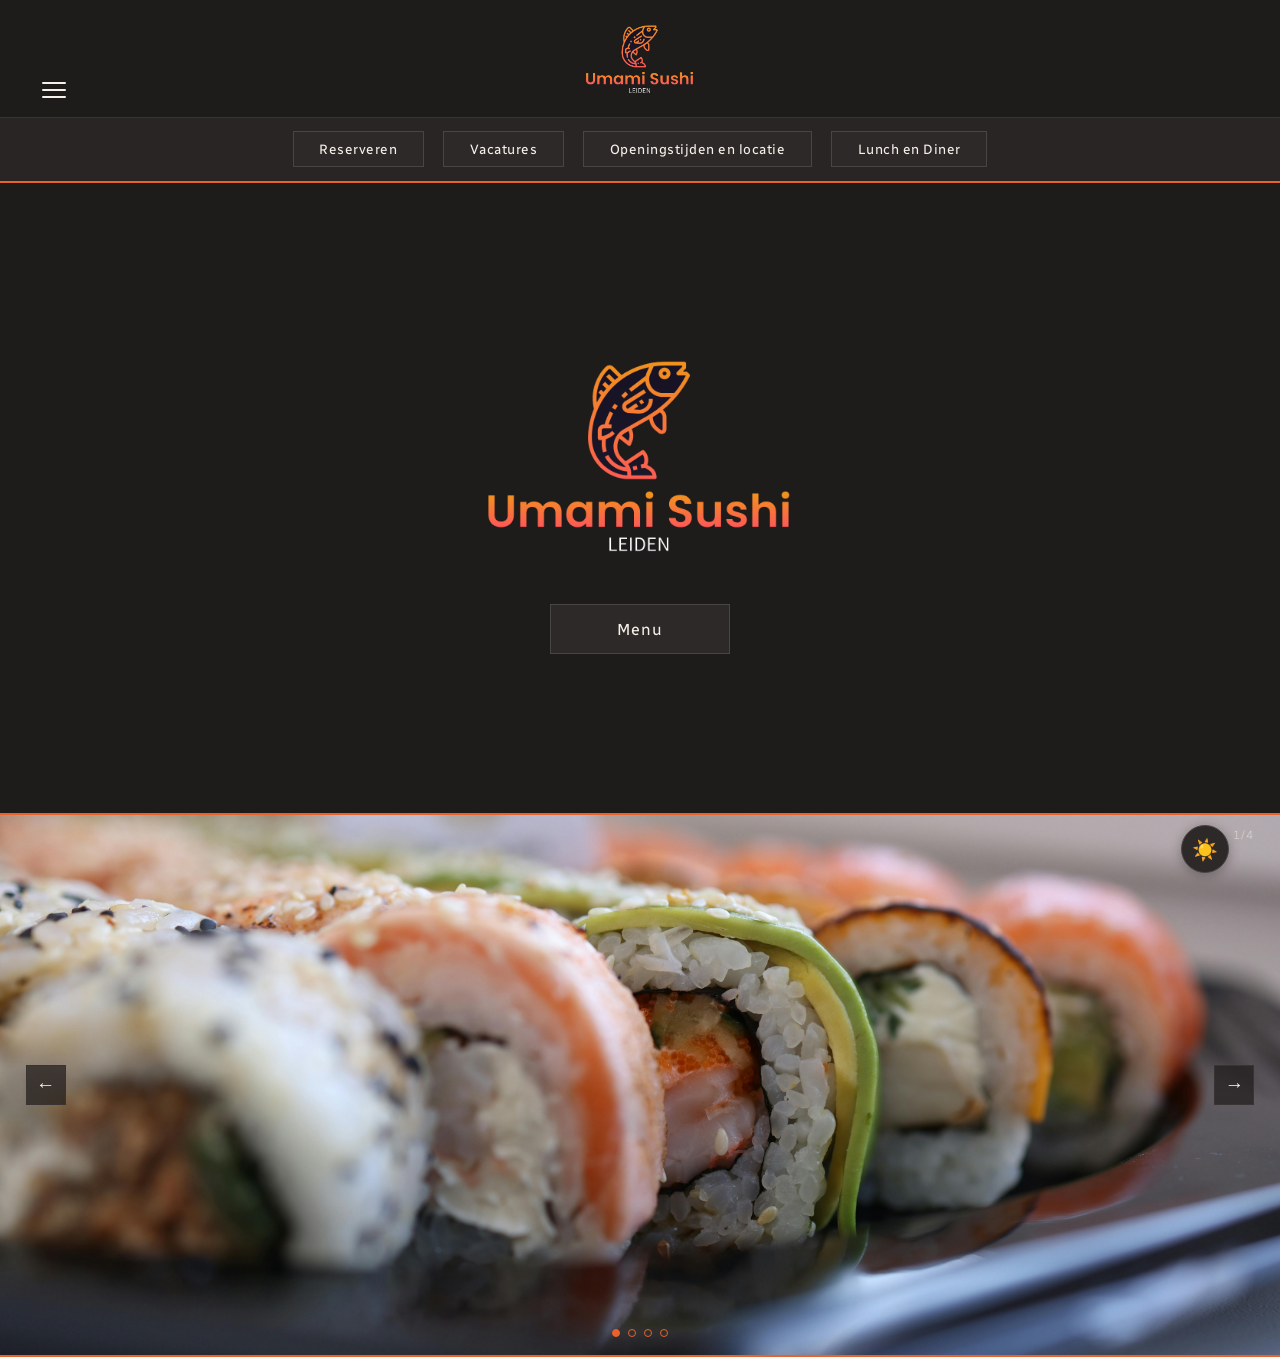
<file: umami-sushi/index.html>
<!doctype html>
<html lang="nl">
  <head>
    <meta charset="UTF-8" />
    <meta name="viewport" content="width=device-width, initial-scale=1.0" />
    <meta
      name="description"
      content="Umami Sushi Leiden - Authentiek Japans restaurant aan het Galgewater."
    />
    <title>Umami Sushi Leiden - Home</title>
    <link rel="stylesheet" href="style/style.css" />
  </head>
  <body>
    <header>
      <button class="hamburger-knop" id="openMenu" aria-label="Menu openen">
        <span></span><span></span><span></span>
      </button>
      <article>
        <a href="index.html">
          <img src="images/logo.png" alt="Umami Sushi Leiden logo" />
        </a>
      </article>
      <nav>
        <a href="reserveren.html">Reserveren</a>
        <a href="vacatures.html">Vacatures</a>
        <a href="openingstijden_locatie.html">Openingstijden en locatie</a>
        <a href="lunch_dinner.html">Lunch en Diner</a>
      </nav>
    </header>
    <main>
  <section class="hero-home">
    <img src="images/logo.png" alt="Umami Sushi Leiden" class="hero-logo" />
    <a href="hetmenu.html" class="knop-menu">Menu</a>
  </section>

  <section id="slideshow">
    <img class="slide" src="images/slide1.jpg" alt="Sushi schotel" />
    <img class="slide" src="images/slide2.jpg" alt="Nigiri selectie" />
    <img class="slide" src="images/slide3.png" alt="Restaurant sfeer" />
    <img class="slide" src="images/slide4.jpg" alt="Dumplings" />

    <button id="prev">&#8592;</button>
    <button id="next">&#8594;</button>

    <span id="num"></span>
    <span id="ballcontainer"></span>
  </section>
</main>

    <button class="thema-toggle" id="themaToggle" aria-label="Wissel thema">☀️</button>

    <aside class="hamburger-overlay" id="hamburgerMenu">
      <nav class="hamburger-nav">
        <button class="hamburger-sluit" id="sluitMenu">&#x2715;</button>
        <a href="index.html">
          <img
            src="images/logo.png"
            alt="Umami Sushi Leiden logo"
            class="hamburger-logo"
          />
        </a>
        <a href="index.html" class="hamburger-link">
          <svg
            xmlns="http://www.w3.org/2000/svg"
            viewBox="0 0 24 24"
            fill="currentColor"
          >
            <path d="M10 20v-6h4v6h5v-8h3L12 3 2 12h3v8z" />
          </svg>
          Landingspagina
        </a>
        <a href="openingstijden_locatie.html" class="hamburger-link">
          <svg
            xmlns="http://www.w3.org/2000/svg"
            viewBox="0 0 24 24"
            fill="currentColor"
          >
            <path
              d="M12 2C8.13 2 5 5.13 5 9c0 5.25 7 13 7 13s7-7.75 7-13c0-3.87-3.13-7-7-7zm0 9.5c-1.38 0-2.5-1.12-2.5-2.5S10.62 6.5 12 6.5s2.5 1.12 2.5 2.5S13.38 11.5 12 11.5z"
            />
          </svg>
          Locatie
        </a>
        <a href="reserveren.html" class="hamburger-link">
          <svg
            xmlns="http://www.w3.org/2000/svg"
            viewBox="0 0 24 24"
            fill="currentColor"
          >
            <path
              d="M19 3H5c-1.1 0-2 .9-2 2v14c0 1.1.9 2 2 2h14c1.1 0 2-.9 2-2V5c0-1.1-.9-2-2-2zm-7 3c1.93 0 3.5 1.57 3.5 3.5S13.93 13 12 13s-3.5-1.57-3.5-3.5S10.07 6 12 6zm7 13H5v-.23c0-.62.28-1.2.76-1.58C7.47 15.82 9.64 15 12 15s4.53.82 6.24 2.19c.48.38.76.97.76 1.58V19z"
            />
          </svg>
          Reserveren
        </a>
        <a href="lunch_dinner.html" class="hamburger-link">
          <svg
            xmlns="http://www.w3.org/2000/svg"
            viewBox="0 0 24 24"
            fill="currentColor"
          >
            <path
              d="M11 9H9V2H7v7H5V2H3v7c0 2.12 1.66 3.84 3.75 3.97V22h2.5v-9.03C11.34 12.84 13 11.12 13 9V2h-2v7zm5-3v8h2.5v8H21V2c-2.76 0-5 2.24-5 4z"
            />
          </svg>
          Lunch en Diner
        </a>
        <a href="vacatures.html" class="hamburger-link">
          <svg
            xmlns="http://www.w3.org/2000/svg"
            viewBox="0 0 24 24"
            fill="currentColor"
          >
            <path
              d="M12 2C6.48 2 2 6.48 2 12s4.48 10 10 10 10-4.48 10-10S17.52 2 12 2zm-2 15l-5-5 1.41-1.41L10 14.17l7.59-7.59L19 8l-9 9z"
            />
          </svg>
          Vacatures
        </a>
      </nav>
    </aside>
    <section class="hamburger-backdrop" id="hamburgerBackdrop"></section>

    <script src="script/script.js"></script>
  </body>
</html>
</file>
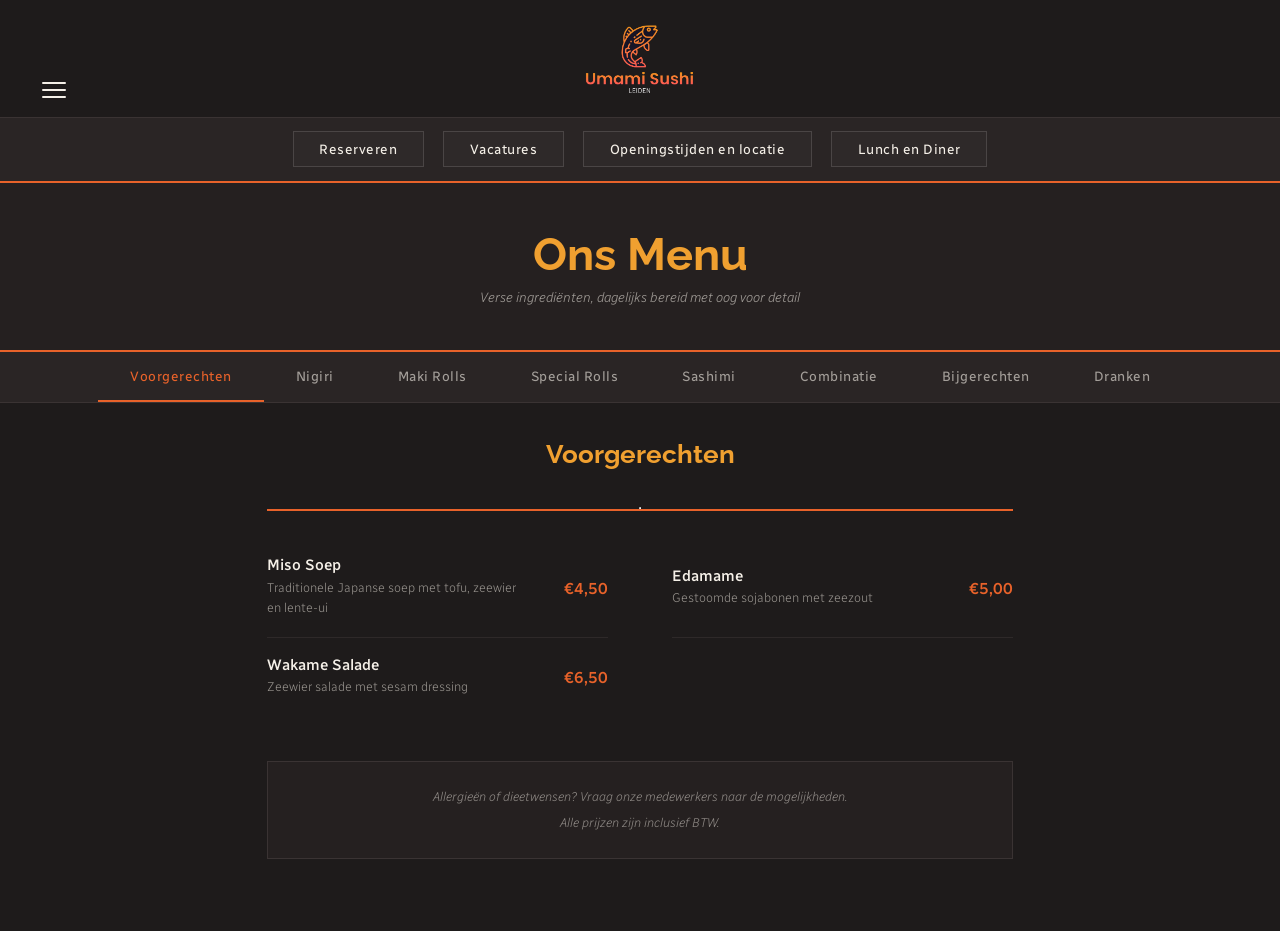
<file: umami-sushi/hetmenu.html>
<!doctype html>
<html lang="nl">
  <head>
    <meta charset="UTF-8" />
    <meta name="viewport" content="width=device-width, initial-scale=1.0" />
    <meta name="description" content="Menu van Umami Sushi Leiden." />
    <title>Menu - Umami Sushi Leiden</title>
    <link rel="stylesheet" href="style/style.css" />
  </head>
  <body>
    <!-- dit is de header met het logo en de navigatie -->
    <header>
      <button class="hamburger-knop" id="openMenu" aria-label="Menu openen">
        <span></span><span></span><span></span>
      </button>

      <article>
        <a href="index.html">
          <img src="images/logo.png" alt="Umami Sushi Leiden logo" />
        </a>
      </article>

      <!-- navigatie links -->
      <nav>
        <a href="reserveren.html">Reserveren</a>
        <a href="vacatures.html">Vacatures</a>
        <a href="openingstijden_locatie.html">Openingstijden en locatie</a>
        <a href="lunch_dinner.html">Lunch en Diner</a>
      </nav>
    </header>

    <main>

      <!-- hero sectie bovenaan de pagina -->
      <section class="menu-hero">
        <h1>Ons Menu</h1>
        <p>Verse ingrediënten, dagelijks bereid met oog voor detail</p>
      </section>

      <!-- dit zijn de knoppen om tussen de menu categorieen te wisselen -->
      <nav class="menu-tabs">
        <button class="menu-tab actief" data-tab="voorgerechten">Voorgerechten</button>
        <button class="menu-tab" data-tab="nigiri">Nigiri</button>
        <button class="menu-tab" data-tab="maki">Maki Rolls</button>
        <button class="menu-tab" data-tab="special">Special Rolls</button>
        <button class="menu-tab" data-tab="sashimi">Sashimi</button>
        <button class="menu-tab" data-tab="combinatie">Combinatie</button>
        <button class="menu-tab" data-tab="bijgerechten">Bijgerechten</button>
        <button class="menu-tab" data-tab="dranken">Dranken</button>
      </nav>

      <!-- hier komt alle menu inhoud -->
      <article class="menu-body">

        <!-- voorgerechten sectie -->
        <section class="menu-categorie zichtbaar" id="tab-voorgerechten">
          <header class="categorie-kop">
            <h2>Voorgerechten</h2>
            <hr class="categorie-lijn" />
          </header>
          <ul class="gerechten-lijst">

            <li class="gerecht">
              <section class="gerecht-info">
                <p class="gerecht-naam">Miso Soep</p>
                <p class="gerecht-beschrijving">Traditionele Japanse soep met tofu, zeewier en lente-ui</p>
              </section>
              <span class="gerecht-prijs">€4,50</span>
            </li>

            <li class="gerecht">
              <section class="gerecht-info">
                <p class="gerecht-naam">Edamame</p>
                <p class="gerecht-beschrijving">Gestoomde sojabonen met zeezout</p>
              </section>
              <span class="gerecht-prijs">€5,00</span>
            </li>

            <li class="gerecht">
              <section class="gerecht-info">
                <p class="gerecht-naam">Wakame Salade</p>
                <p class="gerecht-beschrijving">Zeewier salade met sesam dressing</p>
              </section>
              <span class="gerecht-prijs">€6,50</span>
            </li>

          </ul>
        </section>

        <!-- nigiri sectie -->
        <section class="menu-categorie" id="tab-nigiri">
          <header class="categorie-kop">
            <h2>Nigiri Sushi</h2>
            <hr class="categorie-lijn" />
          </header>
          <p class="categorie-subtitel">Per 2 stuks</p>
          <ul class="gerechten-grid">

            <li class="gerecht">
              <section class="gerecht-info">
                <p class="gerecht-naam">Sake</p>
                <p class="gerecht-beschrijving">Zalm</p>
              </section>
              <span class="gerecht-prijs">€4,50</span>
            </li>

            <li class="gerecht">
              <section class="gerecht-info">
                <p class="gerecht-naam">Maguro</p>
                <p class="gerecht-beschrijving">Tonijn</p>
              </section>
              <span class="gerecht-prijs">€5,00</span>
            </li>

            <li class="gerecht">
              <section class="gerecht-info">
                <p class="gerecht-naam">Ebi</p>
                <p class="gerecht-beschrijving">Garnaal</p>
              </section>
              <span class="gerecht-prijs">€4,50</span>
            </li>

            <li class="gerecht">
              <section class="gerecht-info">
                <p class="gerecht-naam">Unagi</p>
                <p class="gerecht-beschrijving">Paling</p>
              </section>
              <span class="gerecht-prijs">€5,50</span>
            </li>

            <li class="gerecht">
              <section class="gerecht-info">
                <p class="gerecht-naam">Tamago</p>
                <p class="gerecht-beschrijving">Ei</p>
              </section>
              <span class="gerecht-prijs">€4,00</span>
            </li>

          </ul>
        </section>

        <!-- maki rolls sectie -->
        <section class="menu-categorie" id="tab-maki">
          <header class="categorie-kop">
            <h2>Maki Rolls</h2>
            <hr class="categorie-lijn" />
          </header>
          <p class="categorie-subtitel">Per 6 stuks</p>
          <ul class="gerechten-lijst">

            <li class="gerecht">
              <section class="gerecht-info">
                <p class="gerecht-naam">California Roll</p>
                <p class="gerecht-beschrijving">Krabstick, avocado, komkommer en masago</p>
              </section>
              <span class="gerecht-prijs">€8,50</span>
            </li>

            <li class="gerecht">
              <section class="gerecht-info">
                <p class="gerecht-naam">Spicy Tuna Roll</p>
                <p class="gerecht-beschrijving">Tonijn, spicy mayonaise en lente-ui</p>
              </section>
              <span class="gerecht-prijs">€9,00</span>
            </li>

            <li class="gerecht">
              <section class="gerecht-info">
                <p class="gerecht-naam">Salmon Avocado Roll</p>
                <p class="gerecht-beschrijving">Verse zalm en avocado</p>
              </section>
              <span class="gerecht-prijs">€8,50</span>
            </li>

            <li class="gerecht">
              <section class="gerecht-info">
                <p class="gerecht-naam">Cucumber Roll</p>
                <p class="gerecht-beschrijving">Komkommer en sesam (vegetarisch)</p>
              </section>
              <span class="gerecht-prijs">€6,50</span>
            </li>

          </ul>
        </section>

        <!-- special rolls sectie -->
        <section class="menu-categorie" id="tab-special">
          <header class="categorie-kop">
            <h2>Special Rolls</h2>
            <hr class="categorie-lijn" />
          </header>
          <p class="categorie-subtitel">Per 8 stuks</p>
          <ul class="gerechten-lijst">

            <li class="gerecht">
              <section class="gerecht-info">
                <p class="gerecht-naam">Dragon Roll</p>
                <p class="gerecht-beschrijving">Tempura garnaal, avocado, komkommer, unagi en unagi saus</p>
              </section>
              <span class="gerecht-prijs">€15,50</span>
            </li>

            <li class="gerecht">
              <section class="gerecht-info">
                <p class="gerecht-naam">Rainbow Roll</p>
                <p class="gerecht-beschrijving">California roll bedekt met diverse soorten vis</p>
              </section>
              <span class="gerecht-prijs">€16,50</span>
            </li>

            <li class="gerecht">
              <section class="gerecht-info">
                <p class="gerecht-naam">Crispy Chicken Roll</p>
                <p class="gerecht-beschrijving">Krokante kip, avocado, komkommer, teriyaki saus</p>
              </section>
              <span class="gerecht-prijs">€14,50</span>
            </li>

            <li class="gerecht">
              <section class="gerecht-info">
                <p class="gerecht-naam">Tempura Roll</p>
                <p class="gerecht-beschrijving">Gefrituurde garnaal, avocado, komkommer, spicy mayonaise</p>
              </section>
              <span class="gerecht-prijs">€15,50</span>
            </li>

          </ul>
        </section>

        <!-- sashimi sectie -->
        <section class="menu-categorie" id="tab-sashimi">
          <header class="categorie-kop">
            <h2>Sashimi</h2>
            <hr class="categorie-lijn" />
          </header>
          <p class="categorie-subtitel">Per 5 stuks</p>
          <ul class="gerechten-grid">

            <li class="gerecht">
              <section class="gerecht-info">
                <p class="gerecht-naam">Sake</p>
                <p class="gerecht-beschrijving">Zalm</p>
              </section>
              <span class="gerecht-prijs">€9,50</span>
            </li>

            <li class="gerecht">
              <section class="gerecht-info">
                <p class="gerecht-naam">Maguro</p>
                <p class="gerecht-beschrijving">Tonijn</p>
              </section>
              <span class="gerecht-prijs">€10,50</span>
            </li>

            <li class="gerecht">
              <section class="gerecht-info">
                <p class="gerecht-naam">Hamachi</p>
                <p class="gerecht-beschrijving">Yellowtail</p>
              </section>
              <span class="gerecht-prijs">€11,50</span>
            </li>

          </ul>
        </section>

        <!-- combinatie menus sectie -->
        <section class="menu-categorie" id="tab-combinatie">
          <header class="categorie-kop">
            <h2>Combinatie Menu's</h2>
            <hr class="categorie-lijn" />
          </header>
          <ul class="gerechten-lijst">

            <li class="gerecht">
              <section class="gerecht-info">
                <p class="gerecht-naam">Sushi Set A</p>
                <p class="gerecht-beschrijving">4 nigiri, 6 maki, miso soep</p>
              </section>
              <span class="gerecht-prijs">€22,50</span>
            </li>

            <li class="gerecht">
              <section class="gerecht-info">
                <p class="gerecht-naam">Sushi Set B</p>
                <p class="gerecht-beschrijving">6 nigiri, 8 special roll, miso soep, edamame</p>
              </section>
              <span class="gerecht-prijs">€32,50</span>
            </li>

            <li class="gerecht">
              <section class="gerecht-info">
                <p class="gerecht-naam">Sashimi Set</p>
                <p class="gerecht-beschrijving">15 stuks diverse sashimi met rijst</p>
              </section>
              <span class="gerecht-prijs">€25,50</span>
            </li>

            <li class="gerecht">
              <section class="gerecht-info">
                <p class="gerecht-naam">Vegetarisch Set</p>
                <p class="gerecht-beschrijving">4 vegetarische nigiri, 6 cucumber roll, 6 avocado roll</p>
              </section>
              <span class="gerecht-prijs">€20,50</span>
            </li>

          </ul>
        </section>

        <!-- bijgerechten sectie -->
        <section class="menu-categorie" id="tab-bijgerechten">
          <header class="categorie-kop">
            <h2>Bijgerechten</h2>
            <hr class="categorie-lijn" />
          </header>
          <ul class="gerechten-grid">

            <li class="gerecht">
              <section class="gerecht-info">
                <p class="gerecht-naam">Witte Rijst</p>
              </section>
              <span class="gerecht-prijs">€2,50</span>
            </li>

            <li class="gerecht">
              <section class="gerecht-info">
                <p class="gerecht-naam">Gember</p>
              </section>
              <span class="gerecht-prijs">€1,50</span>
            </li>

            <li class="gerecht">
              <section class="gerecht-info">
                <p class="gerecht-naam">Extra Wasabi</p>
              </section>
              <span class="gerecht-prijs">€1,00</span>
            </li>

            <li class="gerecht">
              <section class="gerecht-info">
                <p class="gerecht-naam">Spicy Mayonaise</p>
              </section>
              <span class="gerecht-prijs">€1,00</span>
            </li>

          </ul>
        </section>

        <!-- dranken sectie -->
        <section class="menu-categorie" id="tab-dranken">
          <header class="categorie-kop">
            <h2>Dranken</h2>
            <hr class="categorie-lijn" />
          </header>
          <ul class="gerechten-grid">

            <li class="gerecht">
              <section class="gerecht-info">
                <p class="gerecht-naam">Groene Thee</p>
              </section>
              <span class="gerecht-prijs">€2,50</span>
            </li>

            <li class="gerecht">
              <section class="gerecht-info">
                <p class="gerecht-naam">Japans Bier</p>
              </section>
              <span class="gerecht-prijs">€4,50</span>
            </li>

            <li class="gerecht">
              <section class="gerecht-info">
                <p class="gerecht-naam">Sake (warm/koud)</p>
              </section>
              <span class="gerecht-prijs">€6,50</span>
            </li>

            <li class="gerecht">
              <section class="gerecht-info">
                <p class="gerecht-naam">Frisdrank</p>
              </section>
              <span class="gerecht-prijs">€2,50</span>
            </li>

            <li class="gerecht">
              <section class="gerecht-info">
                <p class="gerecht-naam">Mineraalwater</p>
              </section>
              <span class="gerecht-prijs">€2,50</span>
            </li>

          </ul>
        </section>

        <!-- extra info onderaan -->
        <footer class="menu-noot">
          <p>Allergieën of dieetwensen? Vraag onze medewerkers naar de mogelijkheden.</p>
          <p>Alle prijzen zijn inclusief BTW.</p>
        </footer>

      </article>
    </main>

    <!-- hamburger menu voor mobiel -->
    <aside class="hamburger-overlay" id="hamburgerMenu">
      <nav class="hamburger-nav">
        <button class="hamburger-sluit" id="sluitMenu">&#x2715;</button>
        <a href="index.html">
          <img src="images/logo.png" alt="Umami Sushi Leiden logo" class="hamburger-logo" />
        </a>
        <a href="index.html" class="hamburger-link">
          <svg xmlns="http://www.w3.org/2000/svg" viewBox="0 0 24 24" fill="currentColor"><path d="M10 20v-6h4v6h5v-8h3L12 3 2 12h3v8z" /></svg>
          Landingspagina
        </a>
        <a href="openingstijden_locatie.html" class="hamburger-link">
          <svg xmlns="http://www.w3.org/2000/svg" viewBox="0 0 24 24" fill="currentColor"><path d="M12 2C8.13 2 5 5.13 5 9c0 5.25 7 13 7 13s7-7.75 7-13c0-3.87-3.13-7-7-7zm0 9.5c-1.38 0-2.5-1.12-2.5-2.5S10.62 6.5 12 6.5s2.5 1.12 2.5 2.5S13.38 11.5 12 11.5z" /></svg>
          Locatie
        </a>
        <a href="reserveren.html" class="hamburger-link">
          <svg xmlns="http://www.w3.org/2000/svg" viewBox="0 0 24 24" fill="currentColor"><path d="M19 3H5c-1.1 0-2 .9-2 2v14c0 1.1.9 2 2 2h14c1.1 0 2-.9 2-2V5c0-1.1-.9-2-2-2zm-7 3c1.93 0 3.5 1.57 3.5 3.5S13.93 13 12 13s-3.5-1.57-3.5-3.5S10.07 6 12 6zm7 13H5v-.23c0-.62.28-1.2.76-1.58C7.47 15.82 9.64 15 12 15s4.53.82 6.24 2.19c.48.38.76.97.76 1.58V19z" /></svg>
          Reserveren
        </a>
        <a href="lunch_dinner.html" class="hamburger-link">
          <svg xmlns="http://www.w3.org/2000/svg" viewBox="0 0 24 24" fill="currentColor"><path d="M11 9H9V2H7v7H5V2H3v7c0 2.12 1.66 3.84 3.75 3.97V22h2.5v-9.03C11.34 12.84 13 11.12 13 9V2h-2v7zm5-3v8h2.5v8H21V2c-2.76 0-5 2.24-5 4z" /></svg>
          Lunch en Diner
        </a>
        <a href="vacatures.html" class="hamburger-link">
          <svg xmlns="http://www.w3.org/2000/svg" viewBox="0 0 24 24" fill="currentColor"><path d="M12 2C6.48 2 2 6.48 2 12s4.48 10 10 10 10-4.48 10-10S17.52 2 12 2zm-2 15l-5-5 1.41-1.41L10 14.17l7.59-7.59L19 8l-9 9z" /></svg>
          Vacatures
        </a>
      </nav>
    </aside>

    <section class="hamburger-backdrop" id="hamburgerBackdrop"></section>

    <script src="script/script.js"></script>
  </body>
</html>
</file>
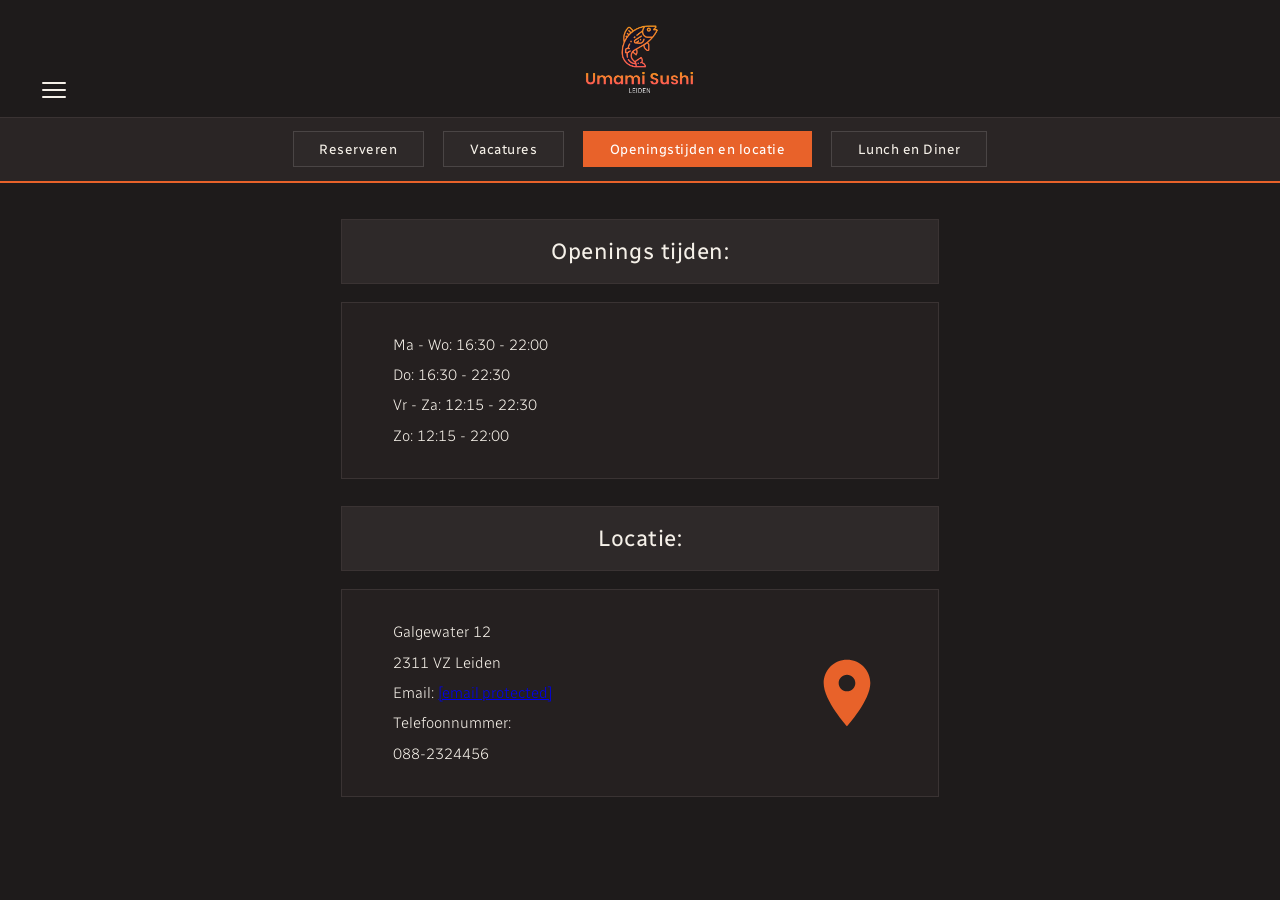
<file: umami-sushi/openingstijden_locatie.html>
<!doctype html>
<html lang="nl">
  <head>
    <meta charset="UTF-8" />
    <meta name="viewport" content="width=device-width, initial-scale=1.0" />
    <meta
      name="description"
      content="Openingstijden en locatie van Umami Sushi Leiden."
    />
    <title>Openingstijden &amp; Locatie - Umami Sushi</title>
    <link rel="stylesheet" href="style/style.css" />
  </head>
  <body>
    <header>
      <button class="hamburger-knop" id="openMenu" aria-label="Menu openen">
        <span></span><span></span><span></span>
      </button>
      <article>
        <a href="index.html">
          <img src="images/logo.png" alt="Umami Sushi Leiden logo" />
        </a>
      </article>
      <nav>
        <a href="reserveren.html">Reserveren</a>
        <a href="vacatures.html">Vacatures</a>
        <a href="openingstijden_locatie.html" class="actief">Openingstijden en locatie</a>
        <a href="lunch_dinner.html">Lunch en Diner</a>
      </nav>
    </header>

    <main>
      <section class="ot-sectie">
        <h1 class="ot-titel">Openings tijden:</h1>
        <article class="ot-tijden">
          <p>Ma - Wo: 16:30 - 22:00</p>
          <p>Do: 16:30 - 22:30</p>
          <p>Vr - Za: 12:15 - 22:30</p>
          <p>Zo: 12:15 - 22:00</p>
        </article>
        <h2 class="ot-titel">Locatie:</h2>
        <article class="ot-locatie">
          <article class="ot-adres">
            <p>Galgewater 12</p>
            <p>2311 VZ Leiden</p>
            <p>Email: <a href="/cdn-cgi/l/email-protection" class="__cf_email__" data-cfemail="1a73747c755a6f777b7773696f697273767f737e7f74347476">[email&#160;protected]</a></p>
            <p>Telefoonnummer:</p>
            <p>088-2324456</p>
          </article>
          <article class="ot-pin">
            <svg
              xmlns="http://www.w3.org/2000/svg"
              viewBox="0 0 24 24"
              fill="currentColor"
            >
              <path
                d="M12 2C8.13 2 5 5.13 5 9c0 5.25 7 13 7 13s7-7.75 7-13c0-3.87-3.13-7-7-7zm0 9.5c-1.38 0-2.5-1.12-2.5-2.5S10.62 6.5 12 6.5s2.5 1.12 2.5 2.5S13.38 11.5 12 11.5z"
              />
            </svg>
          </article>
        </article>
      </section>
    </main>

    <aside class="hamburger-overlay" id="hamburgerMenu">
      <nav class="hamburger-nav">
        <button class="hamburger-sluit" id="sluitMenu">&#x2715;</button>
        <a href="index.html">
          <img
            src="images/logo.png"
            alt="Umami Sushi Leiden logo"
            class="hamburger-logo"
          />
        </a>
        <a href="index.html" class="hamburger-link">
          <svg
            xmlns="http://www.w3.org/2000/svg"
            viewBox="0 0 24 24"
            fill="currentColor"
          >
            <path d="M10 20v-6h4v6h5v-8h3L12 3 2 12h3v8z" />
          </svg>
          Landingspagina
        </a>
        <a href="openingstijden_locatie.html" class="hamburger-link">
          <svg
            xmlns="http://www.w3.org/2000/svg"
            viewBox="0 0 24 24"
            fill="currentColor"
          >
            <path
              d="M12 2C8.13 2 5 5.13 5 9c0 5.25 7 13 7 13s7-7.75 7-13c0-3.87-3.13-7-7-7zm0 9.5c-1.38 0-2.5-1.12-2.5-2.5S10.62 6.5 12 6.5s2.5 1.12 2.5 2.5S13.38 11.5 12 11.5z"
            />
          </svg>
          Locatie
        </a>
        <a href="reserveren.html" class="hamburger-link">
          <svg
            xmlns="http://www.w3.org/2000/svg"
            viewBox="0 0 24 24"
            fill="currentColor"
          >
            <path
              d="M19 3H5c-1.1 0-2 .9-2 2v14c0 1.1.9 2 2 2h14c1.1 0 2-.9 2-2V5c0-1.1-.9-2-2-2zm-7 3c1.93 0 3.5 1.57 3.5 3.5S13.93 13 12 13s-3.5-1.57-3.5-3.5S10.07 6 12 6zm7 13H5v-.23c0-.62.28-1.2.76-1.58C7.47 15.82 9.64 15 12 15s4.53.82 6.24 2.19c.48.38.76.97.76 1.58V19z"
            />
          </svg>
          Reserveren
        </a>
        <a href="lunch_dinner.html" class="hamburger-link">
          <svg
            xmlns="http://www.w3.org/2000/svg"
            viewBox="0 0 24 24"
            fill="currentColor"
          >
            <path
              d="M11 9H9V2H7v7H5V2H3v7c0 2.12 1.66 3.84 3.75 3.97V22h2.5v-9.03C11.34 12.84 13 11.12 13 9V2h-2v7zm5-3v8h2.5v8H21V2c-2.76 0-5 2.24-5 4z"
            />
          </svg>
          Lunch en Diner
        </a>
        <a href="vacatures.html" class="hamburger-link">
          <svg
            xmlns="http://www.w3.org/2000/svg"
            viewBox="0 0 24 24"
            fill="currentColor"
          >
            <path
              d="M12 2C6.48 2 2 6.48 2 12s4.48 10 10 10 10-4.48 10-10S17.52 2 12 2zm-2 15l-5-5 1.41-1.41L10 14.17l7.59-7.59L19 8l-9 9z"
            />
          </svg>
          Vacatures
        </a>
      </nav>
    </aside>
    <section class="hamburger-backdrop" id="hamburgerBackdrop"></section>
   <script src="script/script.js"></script>
  </body>
</html>
</file>
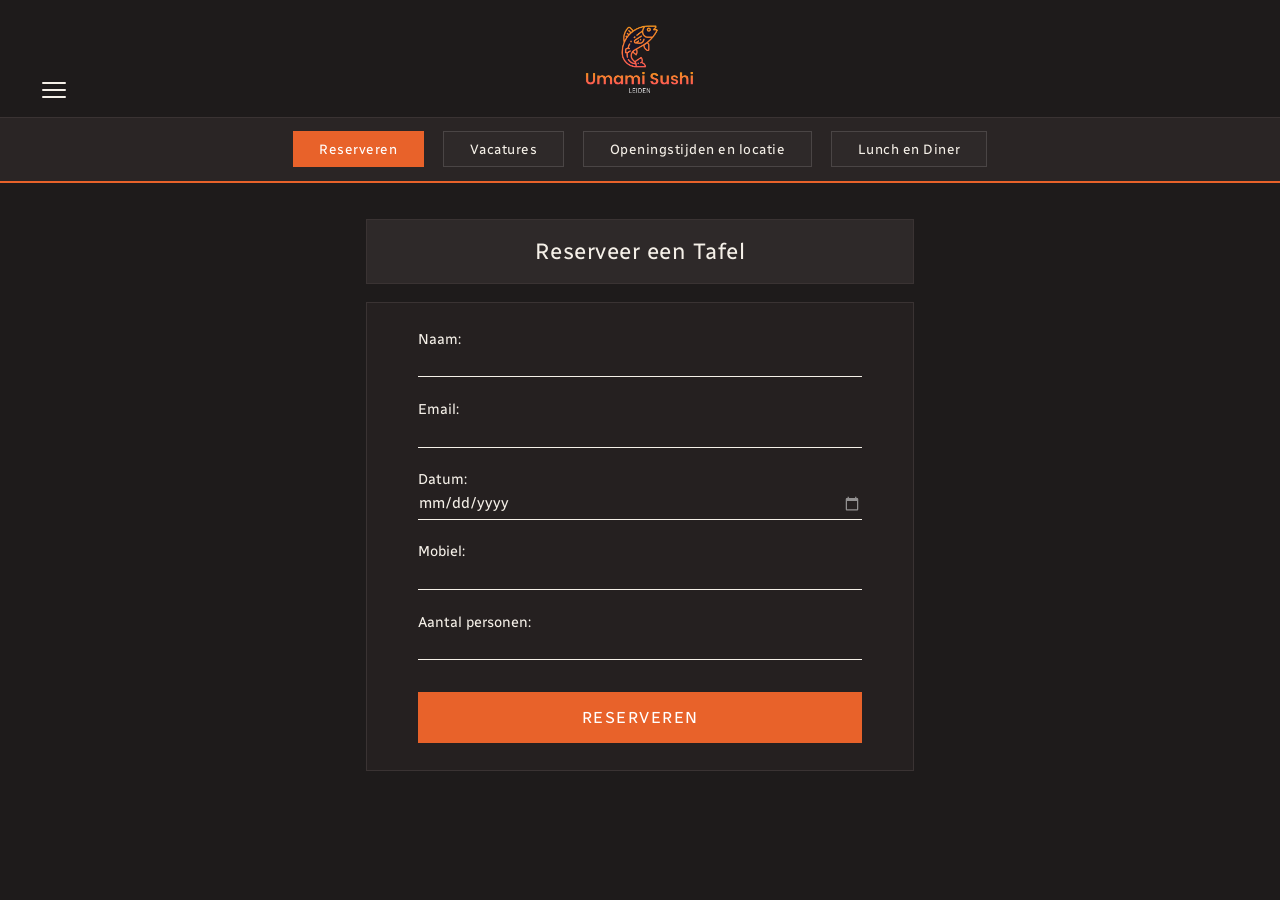
<file: umami-sushi/reserveren.html>
<!doctype html>
<html lang="nl">
  <head>
    <meta charset="UTF-8" />
    <meta name="viewport" content="width=device-width, initial-scale=1.0" />
    <meta
      name="description"
      content="Reserveer een tafel bij Umami Sushi Leiden."
    />
    <title>Reserveren - Umami Sushi</title>
    <link rel="stylesheet" href="style/style.css" />
  </head>
  <body>
    <header>
      <button class="hamburger-knop" id="openMenu" aria-label="Menu openen">
        <span></span><span></span><span></span>
      </button>
      <article>
        <a href="index.html">
          <img src="images/logo.png" alt="Umami Sushi Leiden logo" />
        </a>
      </article>
      <nav>
        <a href="reserveren.html" class="actief">Reserveren</a>
        <a href="vacatures.html">Vacatures</a>
        <a href="openingstijden_locatie.html">Openingstijden en locatie</a>
        <a href="lunch_dinner.html">Lunch en Diner</a>
      </nav>
    </header>

    <main>
      <section class="reserveer-sectie">
        <h1 class="reserveer-titel">Reserveer een Tafel</h1>
        <article class="reserveer-formulier">
          <label for="naam">Naam:</label>
          <input type="text" id="naam" name="naam" placeholder="" />

          <label for="email">Email:</label>
          <input type="email" id="email" name="email" placeholder="" />

          <label for="datum">Datum:</label>
          <input type="date" id="datum" name="datum" />

          <label for="mobiel">Mobiel:</label>
          <input type="tel" id="mobiel" name="mobiel" placeholder="" />

          <label for="personen">Aantal personen:</label>
          <input
            type="number"
            id="personen"
            name="personen"
            min="1"
            placeholder=""
          />

          <button type="submit" class="knop reserveer-knop">Reserveren</button>
        </article>
      </section>
    </main>

    <aside class="hamburger-overlay" id="hamburgerMenu">
      <nav class="hamburger-nav">
        <button class="hamburger-sluit" id="sluitMenu">&#x2715;</button>
        <a href="index.html">
          <img
            src="images/logo.png"
            alt="Umami Sushi Leiden logo"
            class="hamburger-logo"
          />
        </a>
        <a href="index.html" class="hamburger-link">
          <svg
            xmlns="http://www.w3.org/2000/svg"
            viewBox="0 0 24 24"
            fill="currentColor"
          >
            <path d="M10 20v-6h4v6h5v-8h3L12 3 2 12h3v8z" />
          </svg>
          Landingspagina
        </a>
        <a href="openingstijden_locatie.html" class="hamburger-link">
          <svg
            xmlns="http://www.w3.org/2000/svg"
            viewBox="0 0 24 24"
            fill="currentColor"
          >
            <path
              d="M12 2C8.13 2 5 5.13 5 9c0 5.25 7 13 7 13s7-7.75 7-13c0-3.87-3.13-7-7-7zm0 9.5c-1.38 0-2.5-1.12-2.5-2.5S10.62 6.5 12 6.5s2.5 1.12 2.5 2.5S13.38 11.5 12 11.5z"
            />
          </svg>
          Locatie
        </a>
        <a href="reserveren.html" class="hamburger-link">
          <svg
            xmlns="http://www.w3.org/2000/svg"
            viewBox="0 0 24 24"
            fill="currentColor"
          >
            <path
              d="M19 3H5c-1.1 0-2 .9-2 2v14c0 1.1.9 2 2 2h14c1.1 0 2-.9 2-2V5c0-1.1-.9-2-2-2zm-7 3c1.93 0 3.5 1.57 3.5 3.5S13.93 13 12 13s-3.5-1.57-3.5-3.5S10.07 6 12 6zm7 13H5v-.23c0-.62.28-1.2.76-1.58C7.47 15.82 9.64 15 12 15s4.53.82 6.24 2.19c.48.38.76.97.76 1.58V19z"
            />
          </svg>
          Reserveren
        </a>
        <a href="lunch_dinner.html" class="hamburger-link">
          <svg
            xmlns="http://www.w3.org/2000/svg"
            viewBox="0 0 24 24"
            fill="currentColor"
          >
            <path
              d="M11 9H9V2H7v7H5V2H3v7c0 2.12 1.66 3.84 3.75 3.97V22h2.5v-9.03C11.34 12.84 13 11.12 13 9V2h-2v7zm5-3v8h2.5v8H21V2c-2.76 0-5 2.24-5 4z"
            />
          </svg>
          Lunch en Diner
        </a>
        <a href="vacatures.html" class="hamburger-link">
          <svg
            xmlns="http://www.w3.org/2000/svg"
            viewBox="0 0 24 24"
            fill="currentColor"
          >
            <path
              d="M12 2C6.48 2 2 6.48 2 12s4.48 10 10 10 10-4.48 10-10S17.52 2 12 2zm-2 15l-5-5 1.41-1.41L10 14.17l7.59-7.59L19 8l-9 9z"
            />
          </svg>
          Vacatures
        </a>
      </nav>
    </aside>
    <section class="hamburger-backdrop" id="hamburgerBackdrop"></section>

    <script src="script/script.js"></script>
  </body>
</html>
</file>
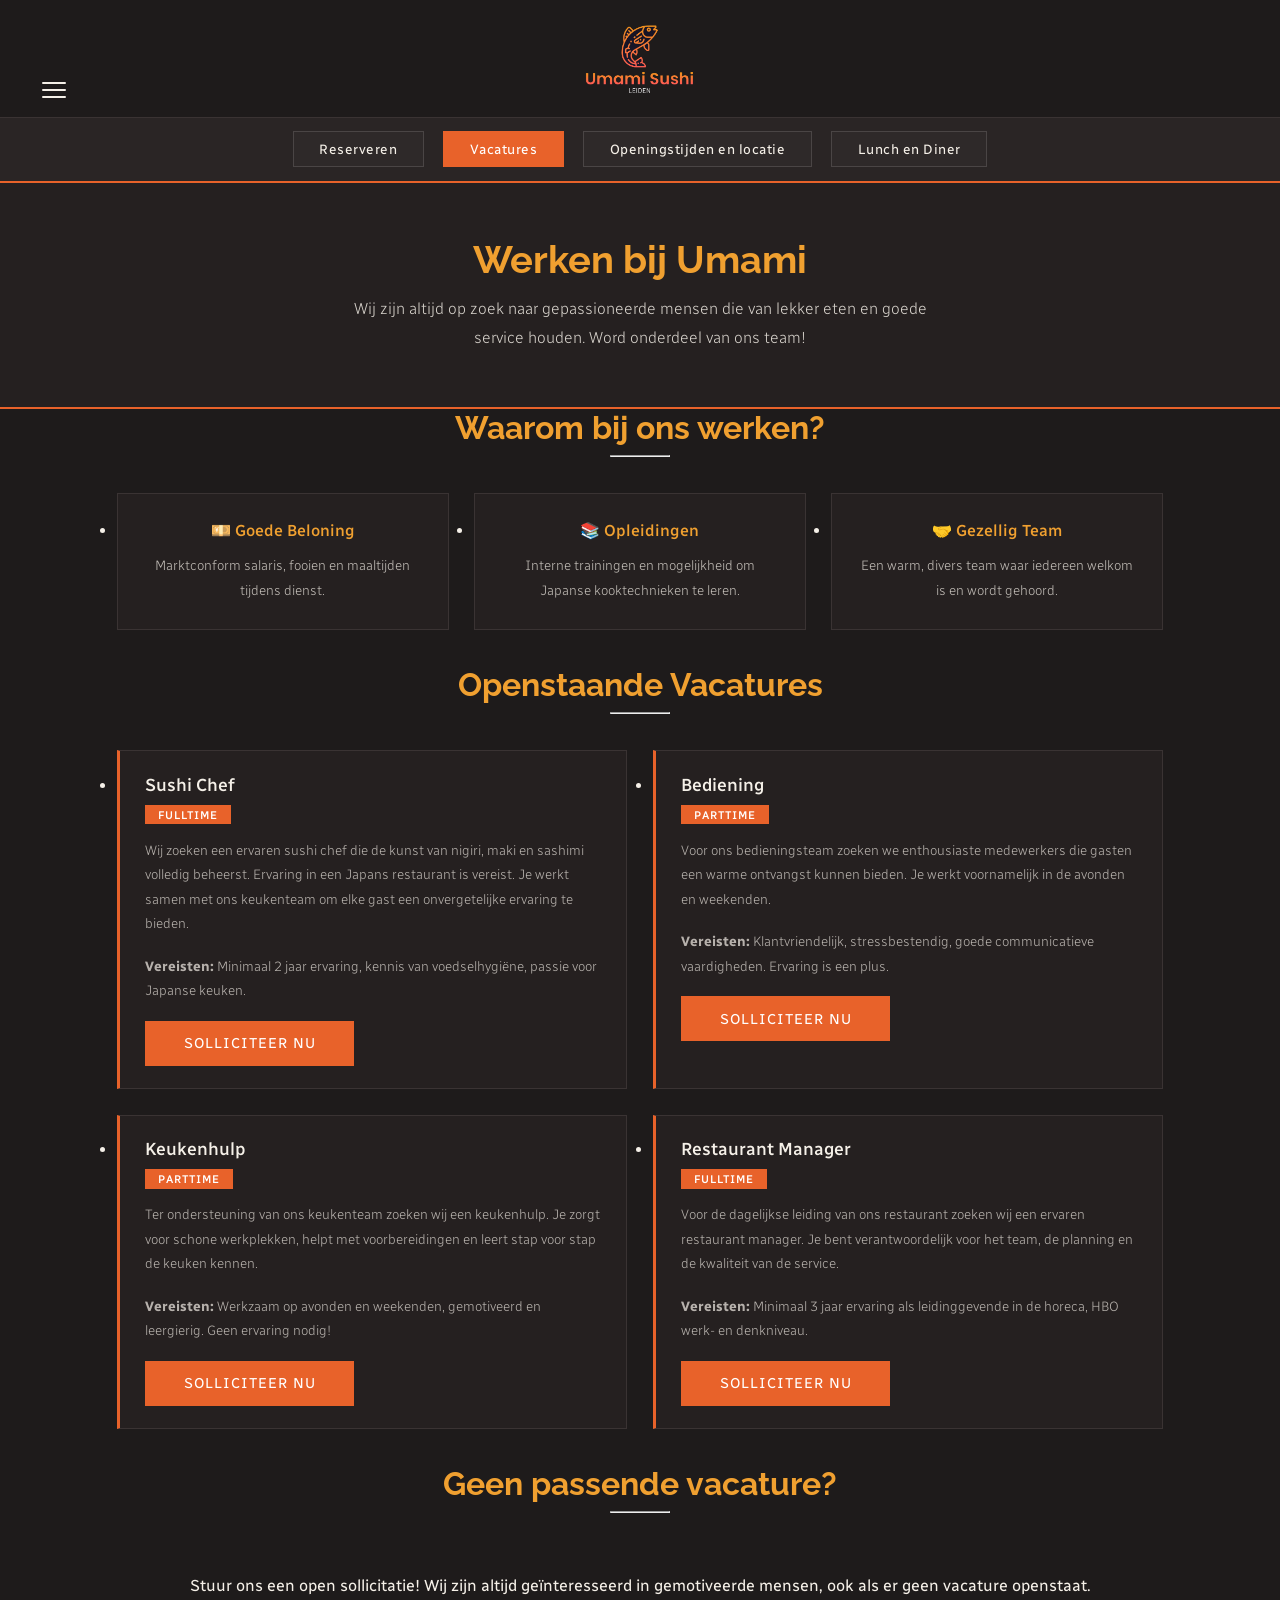
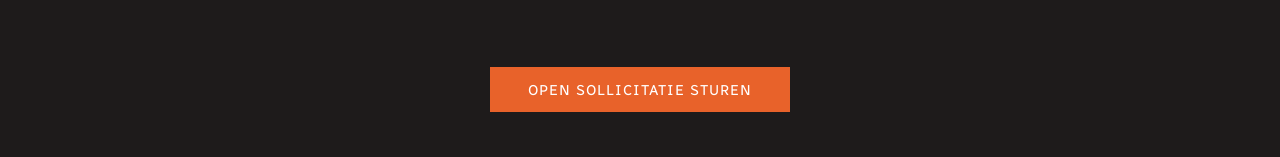
<file: umami-sushi/vacatures.html>
<!doctype html>
<html lang="nl">
  <head>
    <meta charset="UTF-8" />
    <meta name="viewport" content="width=device-width, initial-scale=1.0" />
    <meta
      name="description"
      content="Vacatures bij Umami Sushi Leiden. Kom werken in een gezellig team."
    />
    <title>Vacatures - Umami Sushi</title>
    <link rel="stylesheet" href="style/style.css" />
  </head>
  <body>
    <header>
      <button class="hamburger-knop" id="openMenu" aria-label="Menu openen">
        <span></span><span></span><span></span>
      </button>
      <article>
        <a href="index.html">
          <img src="images/logo.png" alt="Umami Sushi Leiden logo" />
        </a>
      </article>
      <nav>
        <a href="reserveren.html">Reserveren</a>
        <a href="vacatures.html" class="actief">Vacatures</a>
        <a href="openingstijden_locatie.html">Openingstijden en locatie</a>
        <a href="lunch_dinner.html">Lunch en Diner</a>
      </nav>
    </header>

    <main>
      <section class="hero">
        <h1>Werken bij Umami</h1>
        <p>
          Wij zijn altijd op zoek naar gepassioneerde mensen die van lekker eten
          en goede service houden. Word onderdeel van ons team!
        </p>
      </section>

      <section>
        <h2 class="sectie-titel">Waarom bij ons werken?</h2>
        <hr class="sectie-lijn" />
        <ul class="info-grid">
          <li class="info-blok">
            <h3>💴 Goede Beloning</h3>
            <p>Marktconform salaris, fooien en maaltijden tijdens dienst.</p>
          </li>
          <li class="info-blok">
            <h3>📚 Opleidingen</h3>
            <p>
              Interne trainingen en mogelijkheid om Japanse kooktechnieken te
              leren.
            </p>
          </li>
          <li class="info-blok">
            <h3>🤝 Gezellig Team</h3>
            <p>
              Een warm, divers team waar iedereen welkom is en wordt gehoord.
            </p>
          </li>
        </ul>
      </section>

      <section>
        <h2 class="sectie-titel">Openstaande Vacatures</h2>
        <hr class="sectie-lijn" />
        <ul class="vacatures-grid">
          <li class="vacature-kaart">
            <h3>Sushi Chef</h3>
            <span class="badge">Fulltime</span>
            <p>
              Wij zoeken een ervaren sushi chef die de kunst van nigiri, maki en
              sashimi volledig beheerst. Ervaring in een Japans restaurant is
              vereist. Je werkt samen met ons keukenteam om elke gast een
              onvergetelijke ervaring te bieden.
            </p>
            <p>
              <strong>Vereisten:</strong> Minimaal 2 jaar ervaring, kennis van
              voedselhygiëne, passie voor Japanse keuken.
            </p>
            <a href="/cdn-cgi/l/email-protection#e58c8b838aa5908884888c9690968d8c89808c81808bcb8b89da9690878f808691d8b68a89898c868c9184918c80c5b690968d8cc5a68d8083" class="knop">Solliciteer nu</a>
          </li>
          <li class="vacature-kaart">
            <h3>Bediening</h3>
            <span class="badge">Parttime</span>
            <p>
              Voor ons bedieningsteam zoeken we enthousiaste medewerkers die
              gasten een warme ontvangst kunnen bieden. Je werkt voornamelijk in
              de avonden en weekenden.
            </p>
            <p>
              <strong>Vereisten:</strong> Klantvriendelijk, stressbestendig,
              goede communicatieve vaardigheden. Ervaring is een plus.
            </p>
            <a href="/cdn-cgi/l/email-protection#1970777f76596c747874706a6c6a7170757c707d7c77377775266a6c7b737c7a6d244a767575707a706d786d707c395b7c7d707c7770777e" class="knop">Solliciteer nu</a>
          </li>
          <li class="vacature-kaart">
            <h3>Keukenhulp</h3>
            <span class="badge">Parttime</span>
            <p>
              Ter ondersteuning van ons keukenteam zoeken wij een keukenhulp. Je
              zorgt voor schone werkplekken, helpt met voorbereidingen en leert
              stap voor stap de keuken kennen.
            </p>
            <p>
              <strong>Vereisten:</strong> Werkzaam op avonden en weekenden,
              gemotiveerd en leergierig. Geen ervaring nodig!
            </p>
            <a href="/cdn-cgi/l/email-protection#046d6a626b44716965696d7771776c6d68616d60616a2a6a683b7771666e61677039576b68686d676d7065706d61244f61716f616a6c716874" class="knop">Solliciteer nu</a>
          </li>
          <li class="vacature-kaart">
            <h3>Restaurant Manager</h3>
            <span class="badge">Fulltime</span>
            <p>
              Voor de dagelijkse leiding van ons restaurant zoeken wij een
              ervaren restaurant manager. Je bent verantwoordelijk voor het
              team, de planning en de kwaliteit van de service.
            </p>
            <p>
              <strong>Vereisten:</strong> Minimaal 3 jaar ervaring als
              leidinggevende in de horeca, HBO werk- en denkniveau.
            </p>
            <a href="/cdn-cgi/l/email-protection#e58c8b838aa5908884888c9690968d8c89808c81808bcb8b89da9690878f808691d8b68a89898c868c9184918c80c5b7809691849097848b91c5a8848b84828097" class="knop">Solliciteer nu</a>
          </li>
        </ul>
      </section>

      <section>
        <h2 class="sectie-titel">Geen passende vacature?</h2>
        <hr class="sectie-lijn" />
        <p class="text-center">
          Stuur ons een open sollicitatie! Wij zijn altijd geïnteresseerd in
          gemotiveerde mensen, ook als er geen vacature openstaat.
        </p>
        <p class="text-center">
          <a href="/cdn-cgi/l/email-protection#c3aaada5ac83b6aea2aeaab0b6b0abaaafa6aaa7a6adedadaffcb0b6a1a9a6a0b7fe8cb3a6ade390acafafaaa0aab7a2b7aaa6" class="knop knop-goud">Open Sollicitatie Sturen</a>
        </p>
      </section>
    </main>

    <aside class="hamburger-overlay" id="hamburgerMenu">
      <nav class="hamburger-nav">
        <button class="hamburger-sluit" id="sluitMenu">&#x2715;</button>
        <a href="index.html">
          <img
            src="images/logo.png"
            alt="Umami Sushi Leiden logo"
            class="hamburger-logo"
          />
        </a>
        <a href="index.html" class="hamburger-link">
          <svg
            xmlns="http://www.w3.org/2000/svg"
            viewBox="0 0 24 24"
            fill="currentColor"
          >
            <path d="M10 20v-6h4v6h5v-8h3L12 3 2 12h3v8z" />
          </svg>
          Landingspagina
        </a>
        <a href="openingstijden_locatie.html" class="hamburger-link">
          <svg
            xmlns="http://www.w3.org/2000/svg"
            viewBox="0 0 24 24"
            fill="currentColor"
          >
            <path
              d="M12 2C8.13 2 5 5.13 5 9c0 5.25 7 13 7 13s7-7.75 7-13c0-3.87-3.13-7-7-7zm0 9.5c-1.38 0-2.5-1.12-2.5-2.5S10.62 6.5 12 6.5s2.5 1.12 2.5 2.5S13.38 11.5 12 11.5z"
            />
          </svg>
          Locatie
        </a>
        <a href="reserveren.html" class="hamburger-link">
          <svg
            xmlns="http://www.w3.org/2000/svg"
            viewBox="0 0 24 24"
            fill="currentColor"
          >
            <path
              d="M19 3H5c-1.1 0-2 .9-2 2v14c0 1.1.9 2 2 2h14c1.1 0 2-.9 2-2V5c0-1.1-.9-2-2-2zm-7 3c1.93 0 3.5 1.57 3.5 3.5S13.93 13 12 13s-3.5-1.57-3.5-3.5S10.07 6 12 6zm7 13H5v-.23c0-.62.28-1.2.76-1.58C7.47 15.82 9.64 15 12 15s4.53.82 6.24 2.19c.48.38.76.97.76 1.58V19z"
            />
          </svg>
          Reserveren
        </a>
        <a href="lunch_dinner.html" class="hamburger-link">
          <svg
            xmlns="http://www.w3.org/2000/svg"
            viewBox="0 0 24 24"
            fill="currentColor"
          >
            <path
              d="M11 9H9V2H7v7H5V2H3v7c0 2.12 1.66 3.84 3.75 3.97V22h2.5v-9.03C11.34 12.84 13 11.12 13 9V2h-2v7zm5-3v8h2.5v8H21V2c-2.76 0-5 2.24-5 4z"
            />
          </svg>
          Lunch en Diner
        </a>
        <a href="vacatures.html" class="hamburger-link">
          <svg
            xmlns="http://www.w3.org/2000/svg"
            viewBox="0 0 24 24"
            fill="currentColor"
          >
            <path
              d="M12 2C6.48 2 2 6.48 2 12s4.48 10 10 10 10-4.48 10-10S17.52 2 12 2zm-2 15l-5-5 1.41-1.41L10 14.17l7.59-7.59L19 8l-9 9z"
            />
          </svg>
          Vacatures
        </a>
      </nav>
    </aside>
    <section class="hamburger-backdrop" id="hamburgerBackdrop"></section>

    <script src="script/script.js"></script>
  </body>
</html>
</file>
<file: umami-sushi/style/style.css>
/* ===========================
   UMAMI SUSHI - STYLESHEET
   Mobile First aanpak
   =========================== */

/* === GOOGLE FONTS === */
@import url("https://fonts.googleapis.com/css2?family=Raleway:wght@400;700&family=Radio+Canada:wght@300;400;500&display=swap");

/* === CSS VARIABELEN === */
:root {
  --kleur-donker: #1e1b1b;
  --kleur-nav: #2a2525;
  --kleur-oranje: #e8622a;
  --kleur-goud: #f0a030;
  --kleur-licht: #f5f0e8;
  --kleur-wit: #ffffff;
  --kleur-grijs: #666666;
  --kleur-border: #3a3333;
  --kleur-knop-bg: #2e2929;
  --kleur-knop-border: #4a4545;
  --font-titel: "Raleway", sans-serif;
  --font-tekst: "Radio Canada", sans-serif;
}

/* === LICHT MODUS VARIABELEN === */
body.licht-modus {
  --kleur-donker: #f5f0e8;
  --kleur-nav: #e8e0d0;
  --kleur-oranje: #c8501f;
  --kleur-goud: #9a6b10;
  --kleur-licht: #2a2020;
  --kleur-wit: #1a1010;
  --kleur-grijs: #555555;
  --kleur-border: #c8c0b0;
  --kleur-knop-bg: #e0d8c8;
  --kleur-knop-border: #b8b0a0;
}

/* === DARK/LIGHT TOGGLE KNOP === */
.thema-toggle {
  position: fixed;
  bottom: 3vh;
  right: 4vw;
  z-index: 400;
  background-color: var(--kleur-knop-bg);
  border: 1px solid var(--kleur-knop-border);
  color: var(--kleur-licht);
  font-family: var(--font-tekst);
  font-size: 1.3rem;
  width: 48px;
  height: 48px;
  border-radius: 50%;
  cursor: pointer;
  display: flex;
  align-items: center;
  justify-content: center;
  transition: all 0.3s;
  box-shadow: 0 2px 12px rgba(0,0,0,0.3);
}

.thema-toggle:hover {
  background-color: var(--kleur-oranje);
  border-color: var(--kleur-oranje);
  color: #fff;
}

/* Licht modus overschrijvingen voor hardcoded kleuren */
body.licht-modus header,
body.licht-modus main,
body.licht-modus .hero-home,
body.licht-modus .hero,
body.licht-modus .hamburger-overlay {
  background-color: var(--kleur-donker);
}

body.licht-modus .hero,
body.licht-modus .menu-hero,
body.licht-modus .info-blok,
body.licht-modus .menu-kaart,
body.licht-modus .vacature-kaart,
body.licht-modus .menu-noot,
body.licht-modus .tijden-tabel,
body.licht-modus .kaart-container,
body.licht-modus .ot-locatie,
body.licht-modus .ot-tijden {
  background-color: #e8e0d0;
}

body.licht-modus .tijden-tabel th {
  background-color: #d8d0c0;
}

body.licht-modus footer {
  background-color: #e0d8c8;
}

body.licht-modus .menu-tabs {
  background-color: var(--kleur-nav);
}

body.licht-modus .hamburger-backdrop.open {
  background: rgba(0,0,0,0.35);
}

body.licht-modus .formulier-groep input,
body.licht-modus .formulier-groep select,
body.licht-modus .formulier-groep textarea {
  background-color: #e8e0d0;
  color: var(--kleur-licht);
}

body.licht-modus .formulier-groep input::placeholder,
body.licht-modus .formulier-groep textarea::placeholder {
  color: rgba(42,32,32,0.4);
}

body.licht-modus .gerecht {
  border-bottom-color: rgba(180,170,160,0.6);
}

body.licht-modus .gerecht-beschrijving,
body.licht-modus .categorie-subtitel {
  color: rgba(42,32,32,0.55);
}

body.licht-modus .menu-noot p,
body.licht-modus .kaart-placeholder,
body.licht-modus .hero p,
body.licht-modus .menu-hero p {
  color: rgba(42,32,32,0.6);
}

body.licht-modus .info-blok p,
body.licht-modus .vacature-kaart p,
body.licht-modus .text-center p {
  color: rgba(42,32,32,0.7);
}

body.licht-modus .menu-tab {
  color: rgba(42,32,32,0.6);
}

body.licht-modus .menu-tab:hover {
  color: var(--kleur-licht);
}

body.licht-modus .menu-tab.actief {
  color: var(--kleur-oranje);
}

body.licht-modus .hamburger-knop span {
  background-color: var(--kleur-licht);
}

body.licht-modus .concept-sectie {
  background-color: var(--kleur-donker);
}

body.licht-modus .concept-tekst p {
  color: rgba(42,32,32,0.8);
}

body.licht-modus .ot-adres a {
  color: var(--kleur-oranje);
}

/* === RESERVERING PAGINA - LICHT MODUS === */

/* Titel balk boven het formulier */
body.licht-modus .reserveer-titel {
  background-color: #fff8f0;
  border-color: #d4c4b0;
  color: #3a2a1a;
}

/* Formulier achtergrond: warm wit met zachte schaduw */
body.licht-modus .reserveer-formulier {
  background-color: #fff8f0;
  border-color: #d4c4b0;
  box-shadow: 0 4px 24px rgba(180, 140, 80, 0.08);
}

/* Labels: warme goud-bruine tint */
body.licht-modus .reserveer-formulier label {
  color: #7a5520;
  font-weight: 500;
}

/* Invoervelden: witte achtergrond, subtiele rand onderaan */
body.licht-modus .reserveer-formulier input {
  background: transparent;
  border-bottom-color: #c0a880;
  color: #2a1a10;
}

body.licht-modus .reserveer-formulier input:focus {
  border-bottom-color: var(--kleur-oranje);
}

/* Datumkiezer icoon zichtbaar in licht modus (geen invert) */
body.licht-modus .reserveer-formulier input[type="date"]::-webkit-calendar-picker-indicator {
  filter: none;
  opacity: 0.6;
}

/* OT titels ook aanpassen (zelfde stijl als reserveer-titel) */
body.licht-modus .ot-titel {
  background-color: #fff8f0;
  border-color: #d4c4b0;
  color: #3a2a1a;
}

/* === RESET === */
* {
  margin: 0;
  padding: 0;
  box-sizing: border-box;
}

html,
body {
  background-color: var(--kleur-donker);
  font-family: var(--font-tekst);
  color: var(--kleur-licht);
}

img {
  max-width: 100%;
  height: auto;
}

/* ===========================
   MOBILE (max-width: 767px)
   =========================== */

@media (max-width: 767px) {
  /* --- HEADER --- */
  header {
    display: flex;
    flex-direction: row;
    align-items: center;
    background-color: var(--kleur-donker);
    width: 100%;
    border-bottom: 2px solid var(--kleur-oranje);
    padding: 1.5vh 3vw;
    gap: 3vw;
  }

  /* Logo gecentreerd in de rij */
  header > article {
    flex: 1;
    display: flex;
    justify-content: center;
  }

  header > article a img {
    height: 8vh;
    width: auto;
  }

  /* Navigatie verbergen op mobiel */
  header > nav {
    display: none;
  }

  /* --- HERO HOME --- */
  /* Donkere achtergrond, logo groot gecentreerd, Menu knop */
  .hero-home {
    background-color: var(--kleur-donker);
    display: flex;
    flex-direction: column;
    align-items: center;
    justify-content: center;
    min-height: 65vh;
    padding: 5vh 5vw;
  }

  .hero-logo {
    width: 65vw;
    max-width: 280px;
    height: auto;
    margin-bottom: 4vh;
  }

  /* Menu knop - donkere achtergrond, licht randje */
  .knop-menu {
    display: flex;
    justify-content: center;
    align-items: center;
    text-decoration: none;
    color: var(--kleur-licht);
    background-color: var(--kleur-knop-bg);
    border: 1px solid var(--kleur-knop-border);
    width: 40vw;
    height: 5.5vh;
    font-family: var(--font-tekst);
    font-size: 1rem;
    letter-spacing: 1px;
    transition: all 0.3s;
  }

  .knop-menu:hover {
    background-color: var(--kleur-oranje);
    border-color: var(--kleur-oranje);
    color: var(--kleur-wit);
  }

  /* --- ALGEMENE MAIN CONTENT --- */
  main {
    background-color: var(--kleur-donker);
  }

  .sectie-padding {
    padding: 3vh 4vw;
  }

  /* Sectie titels */
  .sectie-titel {
    font-family: var(--font-titel);
    font-size: 1.8rem;
    color: var(--kleur-goud);
    text-align: center;
    margin-bottom: 1vh;
  }

  .sectie-lijn {
    width: 60px;
    height: 2px;
    background-color: var(--kleur-oranje);
    margin: 0 auto 4vh auto;
  }

  /* Hero voor andere pagina's */
  .hero {
    background-color: #252020;
    padding: 5vh 5vw;
    text-align: center;
    margin-bottom: 0;
    border-bottom: 2px solid var(--kleur-oranje);
  }

  .hero h1 {
    font-family: var(--font-titel);
    font-size: 1.8rem;
    color: var(--kleur-goud);
    margin-bottom: 1.5vh;
  }

  .hero p {
    font-size: 0.9rem;
    color: var(--kleur-licht);
    line-height: 1.8;
    font-weight: 300;
    opacity: 0.85;
  }

  /* --- MENU GRID (1 kolom mobile) --- */
  .menu-grid {
    display: grid;
    grid-template-columns: 1fr;
    gap: 1.5vh;
    margin-bottom: 3vh;
    padding: 0 4vw;
  }

  .menu-kaart {
    background-color: #252020;
    border: 1px solid var(--kleur-border);
    padding: 2vh 4vw;
    display: flex;
    justify-content: space-between;
    align-items: center;
  }

  .menu-kaart-info h3 {
    font-family: var(--font-tekst);
    font-size: 1rem;
    color: var(--kleur-licht);
    margin-bottom: 0.4vh;
    font-weight: 500;
  }

  .menu-kaart-info p {
    font-size: 0.8rem;
    color: rgba(245, 240, 232, 0.6);
    line-height: 1.5;
    font-weight: 300;
  }

  .menu-kaart-prijs {
    font-family: var(--font-tekst);
    font-size: 1.1rem;
    color: var(--kleur-oranje);
    font-weight: 500;
    min-width: 55px;
    text-align: right;
  }

  .menu-categorie-titel {
    font-family: var(--font-titel);
    font-size: 1.3rem;
    color: var(--kleur-goud);
    margin: 3vh 4vw 2vh 4vw;
    padding-bottom: 1vh;
    border-bottom: 1px solid var(--kleur-oranje);
  }

  /* --- INFO GRID (1 kolom mobile) --- */
  .info-grid {
    display: grid;
    grid-template-columns: 1fr;
    gap: 2vh;
    padding: 0 4vw 3vh 4vw;
  }

  .info-blok {
    background-color: #252020;
    border: 1px solid var(--kleur-border);
    padding: 2.5vh 4vw;
    text-align: center;
  }

  .info-blok h3 {
    font-family: var(--font-tekst);
    font-size: 1rem;
    color: var(--kleur-goud);
    margin-bottom: 1.5vh;
    font-weight: 500;
  }

  .info-blok p {
    font-size: 0.85rem;
    color: rgba(245, 240, 232, 0.75);
    line-height: 1.8;
    font-weight: 300;
  }

  /* --- OPENINGSTIJDEN TABEL --- */
  .tijden-tabel {
    width: calc(100% - 8vw);
    margin: 0 4vw 3vh 4vw;
    border-collapse: collapse;
    background-color: #252020;
  }

  .tijden-tabel th {
    background-color: #1a1616;
    color: var(--kleur-goud);
    padding: 1.5vh 3vw;
    text-align: left;
    font-family: var(--font-tekst);
    font-size: 0.8rem;
    letter-spacing: 1px;
    text-transform: uppercase;
  }

  .tijden-tabel td {
    padding: 1.5vh 3vw;
    border-bottom: 1px solid var(--kleur-border);
    font-size: 0.85rem;
    color: var(--kleur-licht);
  }

  .tijden-tabel tr:last-child td {
    border-bottom: none;
  }

  /* --- FORMULIER --- */
  .formulier-container {
    padding: 0 4vw 3vh 4vw;
  }

  .formulier-groep {
    margin-bottom: 2.5vh;
  }

  .formulier-groep label {
    display: block;
    font-size: 0.8rem;
    letter-spacing: 1px;
    text-transform: uppercase;
    color: var(--kleur-goud);
    margin-bottom: 0.8vh;
    font-weight: 500;
  }

  .formulier-groep input,
  .formulier-groep select,
  .formulier-groep textarea {
    width: 100%;
    padding: 1.5vh 3vw;
    border: 1px solid var(--kleur-border);
    background-color: #252020;
    font-family: var(--font-tekst);
    font-size: 0.95rem;
    color: var(--kleur-licht);
    appearance: none;
  }

  .formulier-groep textarea {
    height: 15vh;
    resize: vertical;
  }

  .formulier-groep input:focus,
  .formulier-groep select:focus,
  .formulier-groep textarea:focus {
    outline: 2px solid var(--kleur-oranje);
    border-color: var(--kleur-oranje);
  }

  .formulier-groep input::placeholder,
  .formulier-groep textarea::placeholder {
    color: rgba(245, 240, 232, 0.35);
  }

  /* Knoppen */
  .knop {
    display: inline-block;
    background-color: var(--kleur-oranje);
    color: var(--kleur-wit);
    text-decoration: none;
    padding: 1.5vh 6vw;
    font-size: 0.9rem;
    letter-spacing: 1px;
    text-transform: uppercase;
    border: none;
    cursor: pointer;
    font-family: var(--font-tekst);
    transition: background-color 0.3s;
  }

  .knop:hover {
    background-color: var(--kleur-goud);
    color: #1a1616;
  }

  .text-center {
    text-align: center;
    padding: 2vh 4vw 4vh 4vw;
  }

  .text-center p {
    color: rgba(245, 240, 232, 0.65);
    font-size: 0.85rem;
    line-height: 1.8;
    margin-bottom: 2vh;
  }

  /* --- VACATURE KAARTEN --- */
  .vacature-kaart {
    background-color: #252020;
    border: 1px solid var(--kleur-border);
    border-left: 3px solid var(--kleur-oranje);
    padding: 2.5vh 4vw;
    margin: 0 4vw 2vh 4vw;
  }

  .vacature-kaart h3 {
    font-family: var(--font-tekst);
    font-size: 1.1rem;
    color: var(--kleur-licht);
    margin-bottom: 1vh;
    font-weight: 500;
  }

  .vacature-kaart .badge {
    display: inline-block;
    background-color: var(--kleur-oranje);
    color: var(--kleur-wit);
    font-size: 0.7rem;
    padding: 0.3vh 2vw;
    letter-spacing: 1px;
    text-transform: uppercase;
    margin-bottom: 1.5vh;
    font-weight: 500;
  }

  .vacature-kaart p {
    font-size: 0.85rem;
    color: rgba(245, 240, 232, 0.7);
    line-height: 1.8;
    font-weight: 300;
    margin-bottom: 2vh;
  }

  /* Kaart container */
  .kaart-container {
    width: calc(100% - 8vw);
    margin: 0 4vw 3vh 4vw;
    height: 30vh;
    background-color: #252020;
    border: 1px solid var(--kleur-border);
    display: flex;
    justify-content: center;
    align-items: center;
  }

  .kaart-placeholder {
    text-align: center;
    color: rgba(245, 240, 232, 0.5);
    font-size: 0.85rem;
    line-height: 2;
  }

  /* Locatie grid (1 kolom mobile) */
  .locatie-grid {
    display: grid;
    grid-template-columns: 1fr;
    gap: 3vh;
    padding: 0 4vw 3vh 4vw;
  }

  /* --- FOOTER --- */
  footer {
    background-color: #141111;
    border-top: 2px solid var(--kleur-oranje);
    text-align: center;
    padding: 4vh 4vw;
    margin-top: 0;
  }

  .footer-logo-img {
    height: 8vh;
    width: auto;
    margin-bottom: 2vh;
    opacity: 0.9;
  }

  footer p {
    font-size: 0.8rem;
    font-weight: 300;
    line-height: 2;
    color: rgba(245, 240, 232, 0.55);
  }
} /* einde mobile */

/* ===========================
   TABLET EN GROTER (min-width: 768px)
   =========================== */

@media (min-width: 768px) {
  /* --- HEADER --- */
  header {
    display: flex;
    flex-direction: column;
    background-color: var(--kleur-donker);
    width: 100%;
    border-bottom: 2px solid var(--kleur-oranje);
  }

  /* Logo bovenaan gecentreerd */
  header > article {
    display: flex;
    justify-content: center;
    padding: 2vh 0 1.5vh 0;
  }

  header > article a img {
    height: 9vh;
    width: auto;
  }

  /* Navigatiebalk ONDER het logo, links naast elkaar */
  header > nav {
    display: flex;
    flex-direction: row;
    justify-content: center;
    background-color: var(--kleur-nav);
    padding: 1.5vh 3vw;
    gap: 1.5vw;
    border-top: 1px solid var(--kleur-border);
  }

  header > nav > a {
    display: flex;
    justify-content: center;
    align-items: center;
    text-decoration: none;
    font-family: var(--font-tekst);
    font-size: 0.85rem;
    color: var(--kleur-licht);
    background-color: var(--kleur-knop-bg);
    border: 1px solid var(--kleur-knop-border);
    padding: 1vh 2vw;
    letter-spacing: 0.5px;
    transition: all 0.3s;
    white-space: nowrap;
    min-width: 120px;
  }

  header > nav > a:hover,
  header > nav > a.actief {
    background-color: var(--kleur-oranje);
    border-color: var(--kleur-oranje);
    color: var(--kleur-wit);
  }

  /* --- HERO HOME --- */
  .hero-home {
    background-color: var(--kleur-donker);
    display: flex;
    flex-direction: column;
    align-items: center;
    justify-content: center;
    min-height: 70vh;
    padding: 6vh 5vw;
  }

  .hero-logo {
    width: 25vw;
    max-width: 380px;
    height: auto;
    margin-bottom: 4vh;
  }

  .knop-menu {
    display: flex;
    justify-content: center;
    align-items: center;
    text-decoration: none;
    color: var(--kleur-licht);
    background-color: var(--kleur-knop-bg);
    border: 1px solid var(--kleur-knop-border);
    width: 14vw;
    min-width: 140px;
    height: 5.5vh;
    font-family: var(--font-tekst);
    font-size: 1rem;
    letter-spacing: 1px;
    transition: all 0.3s;
  }

  .knop-menu:hover {
    background-color: var(--kleur-oranje);
    border-color: var(--kleur-oranje);
    color: var(--kleur-wit);
  }

  /* --- ALGEMENE MAIN CONTENT --- */
  main {
    background-color: var(--kleur-donker);
  }

  .sectie-padding {
    padding: 4vh 6vw;
    max-width: 1200px;
    margin: 0 auto;
  }

  .sectie-titel {
    font-family: var(--font-titel);
    font-size: 2rem;
    color: var(--kleur-goud);
    text-align: center;
    margin-bottom: 1vh;
  }

  .sectie-lijn {
    width: 60px;
    height: 2px;
    background-color: var(--kleur-oranje);
    margin: 0 auto 4vh auto;
  }

  .hero {
    background-color: #252020;
    padding: 6vh 8vw;
    text-align: center;
    border-bottom: 2px solid var(--kleur-oranje);
  }

  .hero h1 {
    font-family: var(--font-titel);
    font-size: 2.4rem;
    color: var(--kleur-goud);
    margin-bottom: 1.5vh;
  }

  .hero p {
    font-size: 1rem;
    color: var(--kleur-licht);
    line-height: 1.8;
    font-weight: 300;
    opacity: 0.85;
    max-width: 600px;
    margin: 0 auto;
  }

  /* --- MENU GRID (2 kolommen tablet) --- */
  .menu-grid {
    display: grid;
    grid-template-columns: 1fr 1fr;
    gap: 1.5vh 2vw;
    margin-bottom: 3vh;
    padding: 0 6vw;
    max-width: 1200px;
    margin-left: auto;
    margin-right: auto;
  }

  .menu-kaart {
    background-color: #252020;
    border: 1px solid var(--kleur-border);
    padding: 2vh 2vw;
    display: flex;
    justify-content: space-between;
    align-items: center;
  }

  .menu-kaart-info h3 {
    font-family: var(--font-tekst);
    font-size: 1rem;
    color: var(--kleur-licht);
    margin-bottom: 0.4vh;
    font-weight: 500;
  }

  .menu-kaart-info p {
    font-size: 0.8rem;
    color: rgba(245, 240, 232, 0.6);
    line-height: 1.5;
    font-weight: 300;
  }

  .menu-kaart-prijs {
    font-family: var(--font-tekst);
    font-size: 1.1rem;
    color: var(--kleur-oranje);
    font-weight: 500;
    min-width: 60px;
    text-align: right;
  }

  .menu-categorie-titel {
    font-family: var(--font-titel);
    font-size: 1.5rem;
    color: var(--kleur-goud);
    margin: 4vh 6vw 2.5vh 6vw;
    padding-bottom: 1vh;
    border-bottom: 1px solid var(--kleur-oranje);
    max-width: calc(1200px - 12vw);
    margin-left: auto;
    margin-right: auto;
  }

  /* --- INFO GRID (3 kolommen tablet) --- */
  .info-grid {
    display: grid;
    grid-template-columns: 1fr 1fr 1fr;
    gap: 2vw;
    padding: 0 6vw 4vh 6vw;
    max-width: 1200px;
    margin: 0 auto;
  }

  .info-blok {
    background-color: #252020;
    border: 1px solid var(--kleur-border);
    padding: 3vh 2vw;
    text-align: center;
  }

  .info-blok h3 {
    font-family: var(--font-tekst);
    font-size: 1rem;
    color: var(--kleur-goud);
    margin-bottom: 1.5vh;
    font-weight: 500;
  }

  .info-blok p {
    font-size: 0.85rem;
    color: rgba(245, 240, 232, 0.75);
    line-height: 1.8;
    font-weight: 300;
  }

  /* --- OPENINGSTIJDEN TABEL --- */
  .tijden-tabel {
    width: 100%;
    border-collapse: collapse;
    margin-bottom: 3vh;
    background-color: #252020;
  }

  .tijden-tabel th {
    background-color: #1a1616;
    color: var(--kleur-goud);
    padding: 1.5vh 2vw;
    text-align: left;
    font-size: 0.8rem;
    letter-spacing: 1px;
    text-transform: uppercase;
  }

  .tijden-tabel td {
    padding: 1.5vh 2vw;
    border-bottom: 1px solid var(--kleur-border);
    font-size: 0.9rem;
    color: var(--kleur-licht);
  }

  .tijden-tabel tr:last-child td {
    border-bottom: none;
  }

  /* --- FORMULIER --- */
  .formulier-container {
    padding: 0 6vw 4vh 6vw;
    max-width: 1200px;
    margin: 0 auto;
  }

  .formulier-rij {
    display: grid;
    grid-template-columns: 1fr 1fr;
    gap: 2vw;
  }

  .formulier-groep {
    margin-bottom: 2.5vh;
  }

  .formulier-groep label {
    display: block;
    font-size: 0.8rem;
    letter-spacing: 1px;
    text-transform: uppercase;
    color: var(--kleur-goud);
    margin-bottom: 0.8vh;
    font-weight: 500;
  }

  .formulier-groep input,
  .formulier-groep select,
  .formulier-groep textarea {
    width: 100%;
    padding: 1.5vh 1.5vw;
    border: 1px solid var(--kleur-border);
    background-color: #252020;
    font-family: var(--font-tekst);
    font-size: 0.95rem;
    color: var(--kleur-licht);
    appearance: none;
  }

  .formulier-groep textarea {
    height: 15vh;
    resize: vertical;
  }

  .formulier-groep input:focus,
  .formulier-groep select:focus,
  .formulier-groep textarea:focus {
    outline: 2px solid var(--kleur-oranje);
    border-color: var(--kleur-oranje);
  }

  .formulier-groep input::placeholder,
  .formulier-groep textarea::placeholder {
    color: rgba(245, 240, 232, 0.35);
  }

  /* Knop */
  .knop {
    display: inline-block;
    background-color: var(--kleur-oranje);
    color: var(--kleur-wit);
    text-decoration: none;
    padding: 1.5vh 3vw;
    font-size: 0.9rem;
    letter-spacing: 1px;
    text-transform: uppercase;
    border: none;
    cursor: pointer;
    font-family: var(--font-tekst);
    transition: background-color 0.3s;
  }

  .knop:hover {
    background-color: var(--kleur-goud);
    color: #1a1616;
  }

  .text-center {
    text-align: center;
    padding: 3vh 6vw 5vh 6vw;
  }

  .text-center p {
    color: rgba(245, 240, 232, 0.65);
    font-size: 0.9rem;
    line-height: 1.8;
    margin-bottom: 2.5vh;
    max-width: 700px;
    margin-left: auto;
    margin-right: auto;
  }

  /* --- VACATURE KAARTEN (2 kolommen tablet) --- */
  .vacatures-grid {
    display: grid;
    grid-template-columns: 1fr 1fr;
    gap: 2vw;
    padding: 0 6vw 4vh 6vw;
    max-width: 1200px;
    margin: 0 auto;
  }

  .vacature-kaart {
    background-color: #252020;
    border: 1px solid var(--kleur-border);
    border-left: 3px solid var(--kleur-oranje);
    padding: 2.5vh 2vw;
  }

  .vacature-kaart h3 {
    font-family: var(--font-tekst);
    font-size: 1.1rem;
    color: var(--kleur-licht);
    margin-bottom: 1vh;
    font-weight: 500;
  }

  .vacature-kaart .badge {
    display: inline-block;
    background-color: var(--kleur-oranje);
    color: var(--kleur-wit);
    font-size: 0.7rem;
    padding: 0.3vh 1vw;
    letter-spacing: 1px;
    text-transform: uppercase;
    margin-bottom: 1.5vh;
    font-weight: 500;
  }

  .vacature-kaart p {
    font-size: 0.85rem;
    color: rgba(245, 240, 232, 0.7);
    line-height: 1.8;
    font-weight: 300;
    margin-bottom: 2vh;
  }

  /* Kaart container */
  .kaart-container {
    width: 100%;
    height: 40vh;
    background-color: #252020;
    border: 1px solid var(--kleur-border);
    display: flex;
    justify-content: center;
    align-items: center;
    margin-bottom: 4vh;
  }

  .kaart-placeholder {
    text-align: center;
    color: rgba(245, 240, 232, 0.5);
    font-size: 0.9rem;
    line-height: 2;
  }

  /* Locatie grid (2 kolommen tablet) */
  .locatie-grid {
    display: grid;
    grid-template-columns: 1fr 1fr;
    gap: 4vw;
    padding: 0 6vw 4vh 6vw;
    max-width: 1200px;
    margin: 0 auto;
  }

  /* --- FOOTER --- */
  footer {
    background-color: #141111;
    border-top: 2px solid var(--kleur-oranje);
    text-align: center;
    padding: 5vh 6vw;
  }

  .footer-logo-img {
    height: 8vh;
    width: auto;
    margin-bottom: 2vh;
    opacity: 0.9;
  }

  footer p {
    font-size: 0.85rem;
    font-weight: 300;
    line-height: 2;
    color: rgba(245, 240, 232, 0.55);
  }
} /* einde tablet en groter */

/* ===========================
   CONCEPT SECTIE (lunch&dinner)
   Mobile First
   =========================== */

@media (max-width: 767px) {
  /* Concept sectie: op mobile onder elkaar gestapeld */
  .concept-sectie {
    display: flex;
    flex-direction: column;
    padding: 4vh 4vw 2vh 4vw;
    gap: 3vh;
  }

  /* Label "Onze concept ———" */
  .concept-label {
    font-size: 0.8rem;
    color: rgba(245, 240, 232, 0.5);
    letter-spacing: 0.5px;
    margin-bottom: 1.5vh;
    font-weight: 300;
  }

  /* Grote titel */
  .concept-tekst h1 {
    font-family: var(--font-tekst);
    font-size: 1.7rem;
    color: var(--kleur-licht);
    font-weight: 400;
    margin-bottom: 2vh;
    line-height: 1.3;
  }

  /* Beschrijvende tekst */
  .concept-tekst p {
    font-size: 0.85rem;
    color: rgba(245, 240, 232, 0.8);
    line-height: 1.9;
    font-weight: 300;
  }

  /* Foto blok: lege ruimte, foto komt er later in */
  .concept-foto {
    width: 100%;
    min-height: 30vh;
    background-color: #252020;
    border: 1px solid var(--kleur-border);
    overflow: hidden;
  }

  .concept-foto img,
  .concept-foto video {
    width: 100%;
    height: 100%;
    object-fit: cover;
    display: block;
  }

  .menu-sectie {
    padding-bottom: 2vh;
  }
} /* einde mobile concept */

@media (min-width: 768px) {
  /* Concept sectie: tekst links, foto rechts — exact zoals screenshot */
  .concept-sectie {
    display: grid;
    grid-template-columns: 1fr 1fr;
    padding: 4vh 2vw 4vh 2vw;
    gap: 3vw;
    align-items: start;
  }

  /* Label "Onze concept ———" */
  .concept-label {
    font-size: 0.8rem;
    color: rgba(245, 240, 232, 0.5);
    letter-spacing: 0.5px;
    margin-bottom: 2vh;
    font-weight: 300;
    display: block;
  }

  /* Grote titel links uitgelijnd */
  .concept-tekst h1 {
    font-family: var(--font-tekst);
    font-size: 1.8rem;
    color: var(--kleur-licht);
    font-weight: 400;
    margin-bottom: 2.5vh;
    line-height: 1.35;
    text-align: left;
  }

  /* Beschrijvende tekst links uitgelijnd, smal */
  .concept-tekst p {
    font-size: 0.88rem;
    color: rgba(245, 240, 232, 0.8);
    line-height: 1.9;
    font-weight: 300;
    text-align: left;
  }

  /* Foto rechterkolom: even hoog als de tekst, foto vult ruimte */
  .concept-foto {
    width: 100%;
    min-height: 45vh;
    background-color: #252020;
    border: 1px solid var(--kleur-border);
    overflow: hidden;
  }

  .concept-foto img,
  .concept-foto video {
    width: 100%;
    height: 100%;
    object-fit: cover;
    display: block;
  }

  .menu-sectie {
    padding-bottom: 3vh;
  }
} /* einde tablet concept */
/* ===========================
   CONCEPT SECTIE TEKST ONLY
   (zonder foto, volle breedte)
   =========================== */

.concept-sectie-tekst {
  padding: 4vh 4vw 2vh 4vw;
}

.concept-sectie-tekst .concept-label {
  font-size: 0.8rem;
  color: rgba(245, 240, 232, 0.5);
  letter-spacing: 0.5px;
  margin-bottom: 1.5vh;
  font-weight: 300;
  display: block;
}

.concept-sectie-tekst h1 {
  font-family: var(--font-tekst);
  font-size: 1.8rem;
  color: var(--kleur-licht);
  font-weight: 400;
  margin-bottom: 2vh;
  line-height: 1.35;
}

.concept-sectie-tekst p {
  font-size: 0.88rem;
  color: rgba(245, 240, 232, 0.8);
  line-height: 1.9;
  font-weight: 300;
  max-width: 600px;
}

@media (min-width: 768px) {
  .concept-sectie-tekst {
    padding: 4vh 4vw 2vh 4vw;
  }
}

/* ===========================
   RESERVEER SECTIE
   =========================== */

.reserveer-sectie {
  padding: 4vh 4vw;
  max-width: 650px;
  margin: 0 auto;
}

.reserveer-titel {
  font-family: var(--font-tekst);
  font-size: 1.4rem;
  font-weight: 400;
  color: var(--kleur-licht);
  background-color: #2e2929;
  border: 1px solid var(--kleur-border);
  text-align: center;
  padding: 2vh 4vw;
  margin-bottom: 2vh;
  letter-spacing: 0.5px;
}

.reserveer-formulier {
  background-color: #252020;
  border: 1px solid var(--kleur-border);
  padding: 3vh 4vw;
  display: flex;
  flex-direction: column;
  gap: 0;
}

.reserveer-formulier label {
  font-family: var(--font-tekst);
  font-size: 0.9rem;
  color: var(--kleur-licht);
  font-weight: 400;
  margin-top: 2vh;
}

.reserveer-formulier label:first-child {
  margin-top: 0;
}

.reserveer-formulier input {
  background: transparent;
  border: none;
  border-bottom: 1px solid var(--kleur-licht);
  color: var(--kleur-licht);
  font-family: var(--font-tekst);
  font-size: 0.95rem;
  padding: 0.6vh 0;
  outline: none;
  width: 100%;
  margin-bottom: 0.5vh;
}

.reserveer-formulier input:focus {
  border-bottom-color: var(--kleur-oranje);
}

.reserveer-formulier input[type="date"]::-webkit-calendar-picker-indicator {
  filter: invert(1);
  opacity: 0.5;
}

/* ===========================
   OPENINGSTIJDEN & LOCATIE
   =========================== */

.ot-sectie {
  padding: 4vh 4vw;
  max-width: 700px;
  margin: 0 auto;
}

.ot-titel {
  font-family: var(--font-tekst);
  font-size: 1.4rem;
  font-weight: 400;
  color: var(--kleur-licht);
  background-color: #2e2929;
  border: 1px solid var(--kleur-border);
  text-align: center;
  padding: 2vh 4vw;
  margin-bottom: 2vh;
  letter-spacing: 0.5px;
}

.ot-tijden {
  background-color: #252020;
  border: 1px solid var(--kleur-border);
  padding: 3vh 4vw;
  margin-bottom: 3vh;
}

.ot-tijden p {
  font-family: var(--font-tekst);
  font-size: 0.95rem;
  color: var(--kleur-licht);
  font-weight: 300;
  line-height: 2;
}

.ot-locatie {
  background-color: #252020;
  border: 1px solid var(--kleur-border);
  padding: 3vh 4vw;
  display: flex;
  justify-content: space-between;
  align-items: center;
}

.ot-adres p {
  font-family: var(--font-tekst);
  font-size: 0.95rem;
  color: var(--kleur-licht);
  font-weight: 300;
  line-height: 2;
}

.ot-pin {
  display: flex;
  align-items: center;
  justify-content: center;
  flex-shrink: 0;
}

.ot-pin svg {
  width: 80px;
  height: 80px;
  color: var(--kleur-oranje);
  fill: var(--kleur-oranje);
}

.reserveer-knop {
  margin-top: 3vh;
  width: 100%;
  padding: 1.8vh 0;
  font-size: 1rem;
  letter-spacing: 1.5px;
}

/* ===========================
   MENU PAGINA
   =========================== */

.menu-hero {
  background-color: #252020;
  padding: 5vh 5vw;
  text-align: center;
  border-bottom: 2px solid var(--kleur-oranje);
}

.menu-hero h1 {
  font-family: var(--font-titel);
  font-size: 2rem;
  color: var(--kleur-goud);
  margin-bottom: 1vh;
}

.menu-hero p {
  font-size: 0.85rem;
  color: rgba(245, 240, 232, 0.6);
  font-weight: 300;
  font-style: italic;
}

.menu-tabs {
  display: flex;
  overflow-x: auto;
  scrollbar-width: none;
  background-color: var(--kleur-nav);
  border-bottom: 1px solid var(--kleur-border);
  padding: 0 3vw;
  position: sticky;
  top: 0;
  z-index: 50;
}

.menu-tabs::-webkit-scrollbar { display: none; }

.menu-tab {
  flex-shrink: 0;
  padding: 1.5vh 3vw;
  font-family: var(--font-tekst);
  font-size: 0.8rem;
  color: rgba(245, 240, 232, 0.6);
  cursor: pointer;
  border-top: none;
  border-left: none;
  border-right: none;
  border-bottom: 2px solid transparent;
  background: none;
  transition: all 0.2s;
  white-space: nowrap;
  letter-spacing: 0.5px;
}

.menu-tab:hover { color: var(--kleur-licht); }

.menu-tab.actief {
  color: var(--kleur-oranje);
  border-bottom-color: var(--kleur-oranje);
}

.menu-body {
  padding: 0 4vw 6vh 4vw;
  max-width: 900px;
  margin: 0 auto;
}

.menu-categorie {
  display: none;
  padding-top: 4vh;
}

.menu-categorie.zichtbaar { display: block; }

.categorie-kop {
  display: flex;
  align-items: center;
  gap: 3vw;
  margin-bottom: 3vh;
}

.categorie-kop h2 {
  font-family: var(--font-titel);
  font-size: 1.6rem;
  color: var(--kleur-goud);
  white-space: nowrap;
}

.categorie-lijn {
  flex: 1;
  height: 1px;
  background: linear-gradient(to right, var(--kleur-oranje), transparent);
}

.categorie-subtitel {
  font-size: 0.75rem;
  color: rgba(245, 240, 232, 0.4);
  margin-top: -2vh;
  margin-bottom: 2.5vh;
  font-style: italic;
  font-weight: 300;
}

.gerechten-lijst {
  display: flex;
  flex-direction: column;
}

.gerecht {
  display: flex;
  justify-content: space-between;
  align-items: center;
  padding: 2vh 0;
  border-bottom: 1px solid rgba(58, 51, 51, 0.6);
  gap: 3vw;
}

.gerecht:last-child { border-bottom: none; }

.gerecht-foto {
  width: 60px;
  height: 60px;
  flex-shrink: 0;
  background-color: #2e2929;
  border: 1px solid var(--kleur-border);
  overflow: hidden;
}

.gerecht-foto img {
  width: 100%;
  height: 100%;
  object-fit: cover;
  display: block;
  opacity: 0.7;
}

.gerecht-info { flex: 1; }

.gerecht-naam {
  font-family: var(--font-tekst);
  font-size: 0.95rem;
  color: var(--kleur-licht);
  font-weight: 500;
  margin-bottom: 0.4vh;
}

.gerecht-beschrijving {
  font-size: 0.8rem;
  color: rgba(245, 240, 232, 0.55);
  font-weight: 300;
  line-height: 1.6;
}

.gerecht-prijs {
  font-family: var(--font-tekst);
  font-size: 1rem;
  color: var(--kleur-oranje);
  font-weight: 500;
  white-space: nowrap;
  padding-top: 0.2vh;
}

.gerechten-grid {
  display: grid;
  grid-template-columns: 1fr 1fr;
  gap: 0 4vw;
}

.gerechten-grid .gerecht {
  border-bottom: 1px solid rgba(58, 51, 51, 0.6);
}

.menu-noot {
  margin-top: 5vh;
  padding: 2.5vh 4vw;
  border: 1px solid var(--kleur-border);
  background-color: #252020;
  text-align: center;
}

.menu-noot p {
  font-size: 0.8rem;
  color: rgba(245, 240, 232, 0.5);
  font-weight: 300;
  line-height: 2;
  font-style: italic;
}

@media (min-width: 768px) {
  .menu-hero h1 { font-size: 2.8rem; }

  .menu-tabs {
    justify-content: center;
    padding: 0 6vw;
  }

  .menu-tab {
    padding: 1.8vh 2.5vw;
    font-size: 0.85rem;
  }

  .menu-body {
    padding: 0 6vw 8vh 6vw;
  }

  .gerechten-lijst {
    display: grid;
    grid-template-columns: 1fr 1fr;
    gap: 0 5vw;
  }

  .gerechten-grid {
    grid-template-columns: 1fr 1fr 1fr;
  }
}

/* ===========================
   HAMBURGER MENU
   =========================== */

/* Knop linksboven in header */
.hamburger-knop {
  position: absolute;
  top: 50%;
  left: 3vw;
  transform: translateY(-50%);
  background: none;
  border: none;
  cursor: pointer;
  display: flex;
  flex-direction: column;
  justify-content: center;
  gap: 5px;
  padding: 4px;
  z-index: 100;
}

.hamburger-knop span {
  display: block;
  width: 24px;
  height: 2px;
  background-color: var(--kleur-licht);
  border-radius: 2px;
  transition: background-color 0.3s;
}

.hamburger-knop:hover span {
  background-color: var(--kleur-oranje);
}

/* Header relatief positioneren zodat absolute knop werkt */
header {
  position: relative;
}

/* Backdrop (donkere overlay achter menu) */
.hamburger-backdrop {
  display: none;
  position: fixed;
  inset: 0;
  background: rgba(0, 0, 0, 0.6);
  z-index: 200;
  opacity: 0;
  transition: opacity 0.3s;
}

.hamburger-backdrop.open {
  display: block;
  opacity: 1;
}

/* Slide-in menu panel */
.hamburger-overlay {
  position: fixed;
  top: 0;
  left: 0;
  width: 75vw;
  max-width: 280px;
  height: 100vh;
  background-color: var(--kleur-donker);
  border-right: 1px solid var(--kleur-border);
  z-index: 300;
  transform: translateX(-100%);
  transition: transform 0.35s cubic-bezier(0.4, 0, 0.2, 1);
  overflow-y: auto;
}

.hamburger-overlay.open {
  transform: translateX(0);
}

/* Nav binnenin het menu */
.hamburger-nav {
  display: flex;
  flex-direction: column;
  padding: 2vh 5vw 4vh 5vw;
}

/* Sluit knop */
.hamburger-sluit {
  align-self: flex-end;
  background: none;
  border: none;
  color: var(--kleur-licht);
  font-size: 1.4rem;
  cursor: pointer;
  padding: 1.5vh 0;
  line-height: 1;
  transition: color 0.2s;
}

.hamburger-sluit:hover {
  color: var(--kleur-oranje);
}

/* Logo in menu */
.hamburger-logo {
  width: 55%;
  max-width: 150px;
  height: auto;
  margin: 2vh auto 3vh auto;
  display: block;
}

/* Menu links */
.hamburger-link {
  display: flex;
  align-items: center;
  gap: 14px;
  text-decoration: none;
  color: var(--kleur-licht);
  font-family: var(--font-tekst);
  font-size: 1rem;
  font-weight: 300;
  padding: 1.8vh 0;
  border-bottom: 1px solid var(--kleur-border);
  transition: color 0.2s;
}

.hamburger-link:last-child {
  border-bottom: none;
}

.hamburger-link:hover {
  color: var(--kleur-oranje);
}

.hamburger-link svg {
  width: 20px;
  height: 20px;
  flex-shrink: 0;
  fill: var(--kleur-oranje);
}

/* ===========================
   SLIDESHOW
   =========================== */

#slideshow {
  position: relative;
  width: 100%;
  overflow: hidden;
  border-top: 2px solid var(--kleur-oranje);
  border-bottom: 2px solid var(--kleur-oranje);
  background-color: #1a1616;
  user-select: none;
}

.slide {
  display: none;
  width: 100%;
  height: 40vh;
  object-fit: cover;
  object-position: center;
}

@media (min-width: 768px) {
  .slide {
    height: 60vh;
  }
}

/* Pijltjes */
#prev,
#next {
  position: absolute;
  top: 50%;
  transform: translateY(-50%);
  background-color: rgba(30, 27, 27, 0.7);
  border: 1px solid var(--kleur-border);
  color: var(--kleur-licht);
  font-size: 1.2rem;
  width: 40px;
  height: 40px;
  cursor: pointer;
  display: flex;
  align-items: center;
  justify-content: center;
  transition: background-color 0.3s;
  z-index: 10;
}

#prev { left: 2vw; }
#next { right: 2vw; }

#prev:hover,
#next:hover {
  background-color: var(--kleur-oranje);
  border-color: var(--kleur-oranje);
}

/* Teller */
#num {
  position: absolute;
  top: 1.5vh;
  right: 2vw;
  font-family: var(--font-tekst);
  font-size: 0.75rem;
  color: rgba(245, 240, 232, 0.6);
  font-weight: 300;
  letter-spacing: 1px;
  z-index: 10;
}

/* Bolletjes */
#ballcontainer {
  position: absolute;
  bottom: 2vh;
  left: 50%;
  transform: translateX(-50%);
  display: flex;
  gap: 8px;
  z-index: 10;
}

.ball {
  appearance: none;
  width: 8px;
  height: 8px;
  border-radius: 50%;
  border: 1px solid var(--kleur-oranje);
  background-color: transparent;
  cursor: pointer;
  transition: background-color 0.3s;
}

.ball:checked {
  background-color: var(--kleur-oranje);
}
/* ===========================
   TOEGANKELIJKHEID
   =========================== */

/* Skip link voor toetsenbordgebruikers */
.skip-link {
  position: absolute;
  top: -100px;
  left: 0;
  background: var(--kleur-oranje);
  color: #fff;
  padding: 8px 16px;
  font-family: var(--font-tekst);
  font-size: 0.85rem;
  text-decoration: none;
  z-index: 9999;
  transition: top 0.2s;
}

.skip-link:focus {
  top: 0;
}

/* ── Floating toegankelijkheidsknop (FAB) ── */
.toegang-fab {
  position: fixed;
  bottom: 3vh;
  left: 4vw;
  z-index: 500;
  display: flex;
  align-items: center;
  gap: 10px;
  background-color: var(--kleur-nav);
  border: 1px solid var(--kleur-border);
  color: var(--kleur-licht);
  font-family: var(--font-tekst);
  font-size: 0.78rem;
  letter-spacing: 0.5px;
  padding: 10px 16px 10px 12px;
  border-radius: 50px;
  cursor: pointer;
  transition: background-color 0.25s, border-color 0.25s, color 0.25s, box-shadow 0.25s, transform 0.2s;
  box-shadow: 0 4px 18px rgba(0,0,0,0.35);
}

.toegang-fab svg {
  width: 18px;
  height: 18px;
  flex-shrink: 0;
  fill: var(--kleur-oranje);
  transition: fill 0.25s;
}

.toegang-fab-label {
  white-space: nowrap;
}

.toegang-fab:hover,
.toegang-fab:focus-visible {
  background-color: var(--kleur-oranje);
  border-color: var(--kleur-oranje);
  color: #fff;
  box-shadow: 0 6px 24px rgba(232,98,42,0.4);
  outline: none;
}

.toegang-fab:hover svg,
.toegang-fab:focus-visible svg {
  fill: #fff;
}

.toegang-fab.actief {
  background-color: var(--kleur-oranje);
  border-color: var(--kleur-oranje);
  color: #fff;
  box-shadow: 0 6px 24px rgba(232,98,42,0.4);
}

.toegang-fab.actief svg {
  fill: #fff;
}

/* ── Toegankelijkheidspaneel ── */
.toegang-paneel {
  position: fixed;
  bottom: calc(3vh + 56px + 12px);
  left: 4vw;
  z-index: 499;
  background-color: var(--kleur-nav);
  border: 1px solid var(--kleur-border);
  border-radius: 12px;
  width: min(320px, 90vw);
  box-shadow: 0 12px 40px rgba(0,0,0,0.5);
  opacity: 0;
  transform: translateY(12px) scale(0.97);
  pointer-events: none;
  transition: opacity 0.22s ease, transform 0.22s ease;
}

.toegang-paneel.open {
  opacity: 1;
  transform: translateY(0) scale(1);
  pointer-events: all;
}

/* Paneel header */
.toegang-paneel-header {
  display: flex;
  align-items: center;
  justify-content: space-between;
  padding: 14px 18px 12px;
  border-bottom: 1px solid var(--kleur-border);
}

.toegang-paneel-header span {
  font-family: var(--font-tekst);
  font-size: 0.78rem;
  font-weight: 500;
  letter-spacing: 1.5px;
  text-transform: uppercase;
  color: var(--kleur-grijs);
}

.toegang-sluit {
  background: none;
  border: none;
  color: var(--kleur-grijs);
  font-size: 1rem;
  cursor: pointer;
  padding: 2px 6px;
  border-radius: 4px;
  line-height: 1;
  transition: color 0.2s, background-color 0.2s;
}

.toegang-sluit:hover,
.toegang-sluit:focus-visible {
  color: var(--kleur-licht);
  background-color: var(--kleur-border);
  outline: none;
}

/* Paneel secties */
.toegang-sectie {
  padding: 14px 18px;
  border-bottom: 1px solid var(--kleur-border);
}

.toegang-sectie:last-child {
  border-bottom: none;
}

.toegang-sectie-titel {
  font-family: var(--font-tekst);
  font-size: 0.68rem;
  font-weight: 500;
  letter-spacing: 1.5px;
  text-transform: uppercase;
  color: var(--kleur-grijs);
  margin-bottom: 10px;
}

/* Toggle knoppen (weergave opties) */
.toegang-toggle-knop {
  width: 100%;
  display: flex;
  align-items: center;
  gap: 10px;
  background: none;
  border: 1px solid var(--kleur-border);
  color: var(--kleur-licht);
  font-family: var(--font-tekst);
  font-size: 0.85rem;
  padding: 9px 12px;
  border-radius: 6px;
  cursor: pointer;
  margin-bottom: 7px;
  transition: border-color 0.2s, background-color 0.2s;
  text-align: left;
}

.toegang-toggle-knop:last-child {
  margin-bottom: 0;
}

.toegang-toggle-knop:hover,
.toegang-toggle-knop:focus-visible {
  border-color: var(--kleur-oranje);
  background-color: rgba(232,98,42,0.08);
  outline: none;
}

.toegang-toggle-knop.actief {
  border-color: var(--kleur-oranje);
  background-color: rgba(232,98,42,0.12);
}

.toegang-toggle-knop.actief .toegang-toggle-pill {
  background-color: var(--kleur-oranje);
}

.toegang-toggle-knop.actief .toegang-toggle-pill::after {
  transform: translateX(14px);
}

.toegang-toggle-icon {
  font-size: 1rem;
  flex-shrink: 0;
  width: 20px;
  text-align: center;
}

.toegang-toggle-tekst {
  flex: 1;
}

/* Kleine pill-schakelaar */
.toegang-toggle-pill {
  position: relative;
  width: 30px;
  height: 16px;
  background-color: var(--kleur-border);
  border-radius: 50px;
  flex-shrink: 0;
  transition: background-color 0.2s;
}

.toegang-toggle-pill::after {
  content: "";
  position: absolute;
  top: 2px;
  left: 2px;
  width: 12px;
  height: 12px;
  background-color: #fff;
  border-radius: 50%;
  transition: transform 0.2s;
}

/* Lettergrootte sectie */
.font-rij {
  display: flex;
  align-items: center;
  gap: 6px;
  margin: 0 0 10px 0;
}

.toegang-font-knop {
  background: none;
  border: 1px solid var(--kleur-border);
  color: var(--kleur-licht);
  font-family: var(--font-tekst);
  cursor: pointer;
  border-radius: 5px;
  transition: background-color 0.2s, border-color 0.2s, color 0.2s;
  line-height: 1;
}

.toegang-font-knop:hover,
.toegang-font-knop:focus-visible {
  background-color: var(--kleur-oranje);
  border-color: var(--kleur-oranje);
  color: #fff;
  outline: none;
}

/* A− knop */
#fontKleiner {
  font-size: 0.85rem;
  padding: 6px 10px;
}

/* A+ knop */
.toegang-font-knop--groot {
  font-size: 1rem;
  padding: 5px 10px;
  font-weight: 600;
}

/* Reset knop */
.toegang-font-knop--reset {
  font-size: 0.95rem;
  padding: 5px 8px;
  opacity: 0.65;
  margin-left: auto;
}

.toegang-font-knop--reset:hover {
  opacity: 1;
}

.font-schaal-indicator {
  font-family: var(--font-tekst);
  font-size: 0.75rem;
  color: var(--kleur-grijs);
  min-width: 36px;
  text-align: center;
  user-select: none;
}

/* Font-meter balk */
.font-meter {
  display: block;
  width: 100%;
  height: 4px;
  border-radius: 2px;
  border: none;
  overflow: hidden;
  background-color: var(--kleur-border);
  appearance: none;
}

.font-meter::-webkit-meter-bar {
  background: var(--kleur-border);
  border: none;
  border-radius: 2px;
}

.font-meter::-webkit-meter-optimum-value {
  background: var(--kleur-oranje);
  border-radius: 2px;
}

.font-meter::-moz-meter-bar {
  background: var(--kleur-oranje);
  border-radius: 2px;
}

/* Hoog contrast modus */
body.hoog-contrast {
  --kleur-donker: #000000;
  --kleur-nav: #111111;
  --kleur-oranje: #ff6600;
  --kleur-goud: #ffcc00;
  --kleur-licht: #ffffff;
  --kleur-wit: #ffffff;
  --kleur-grijs: #cccccc;
  --kleur-border: #ffffff;
  --kleur-knop-bg: #000000;
  --kleur-knop-border: #ffffff;
}

body.hoog-contrast.licht-modus {
  --kleur-donker: #ffffff;
  --kleur-nav: #eeeeee;
  --kleur-oranje: #cc3300;
  --kleur-goud: #996600;
  --kleur-licht: #000000;
  --kleur-wit: #000000;
  --kleur-grijs: #333333;
  --kleur-border: #000000;
  --kleur-knop-bg: #ffffff;
  --kleur-knop-border: #000000;
}

body.hoog-contrast * {
  text-shadow: none !important;
  box-shadow: none !important;
}

/* Animaties uitzetten */
body.geen-animaties *,
body.geen-animaties *::before,
body.geen-animaties *::after {
  animation-duration: 0.001ms !important;
  animation-iteration-count: 1 !important;
  transition-duration: 0.001ms !important;
}

/* Concept sectie (lunch_dinner pagina) */
.concept-sectie {
  display: flex;
  flex-direction: column;
  min-height: 80vh;
}

.concept-tekst {
  flex: 1;
  display: flex;
  flex-direction: column;
  justify-content: center;
  padding: 6vh 8vw;
  background-color: var(--kleur-donker);
}

.concept-label {
  font-family: var(--font-tekst);
  font-size: 0.8rem;
  color: var(--kleur-oranje);
  letter-spacing: 3px;
  margin-bottom: 2vh;
  font-weight: 400;
}

.concept-tekst h1 {
  font-family: var(--font-titel);
  font-size: 2.6rem;
  color: var(--kleur-goud);
  margin-bottom: 2.5vh;
  line-height: 1.2;
}

.concept-tekst > p:not(.concept-label) {
  font-family: var(--font-tekst);
  font-size: 1rem;
  color: var(--kleur-licht);
  line-height: 1.9;
  font-weight: 300;
  max-width: 520px;
  opacity: 0.85;
}

.concept-foto {
  width: 100%;
  aspect-ratio: 16/9;
  overflow: hidden;
  background-color: #111;
}

.concept-foto video {
  width: 100%;
  height: 100%;
  object-fit: cover;
  display: block;
}

<<<<<<< Updated upstream
@media (min-width: 768px) 
=======
@media (min-width: 768px) {
  .concept-sectie {
    flex-direction: row;
    align-items: center;
    min-height: 80vh;
  }

  .concept-tekst {
    flex: 1;
    padding: 6vh 6vw;
  }

  .concept-foto {
    width: 45%;
    flex-shrink: 0;
    aspect-ratio: 16/9;
    align-self: center;
  }
}
>>>>>>> Stashed changes
</file>
